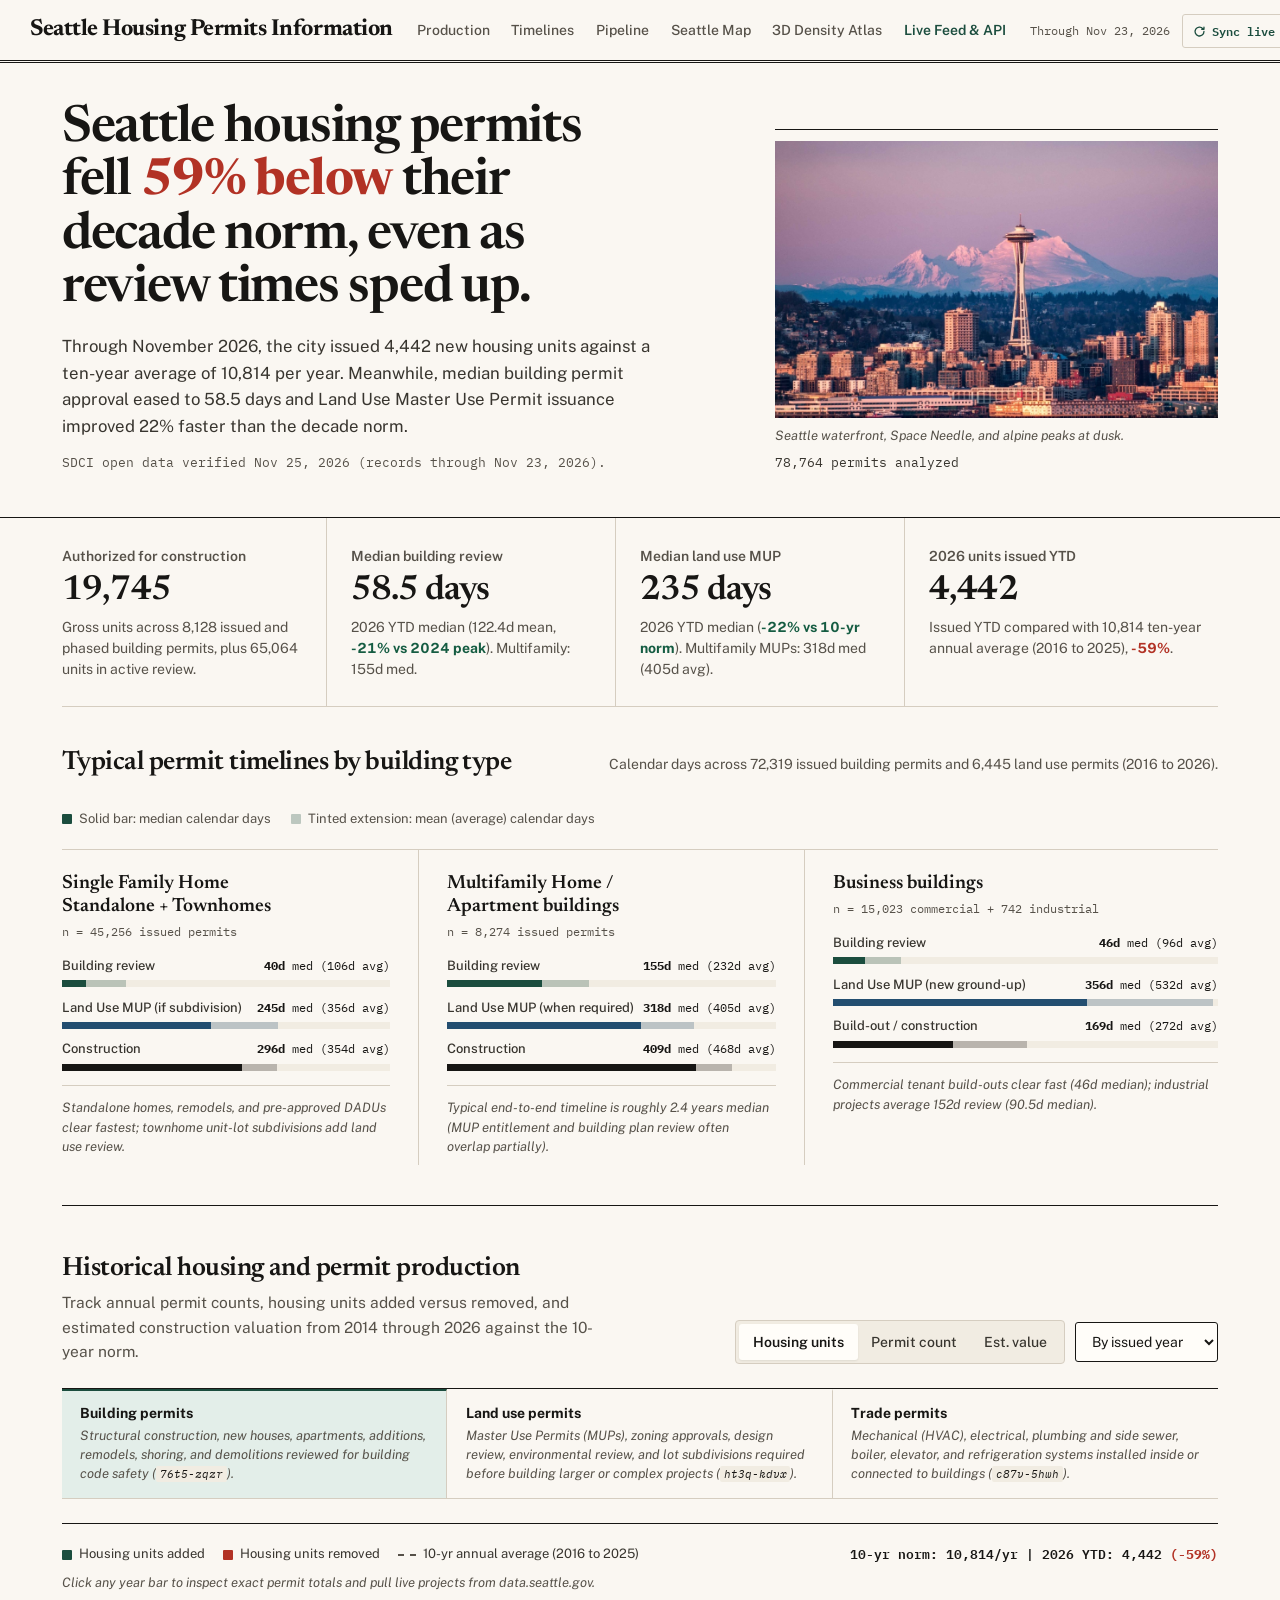
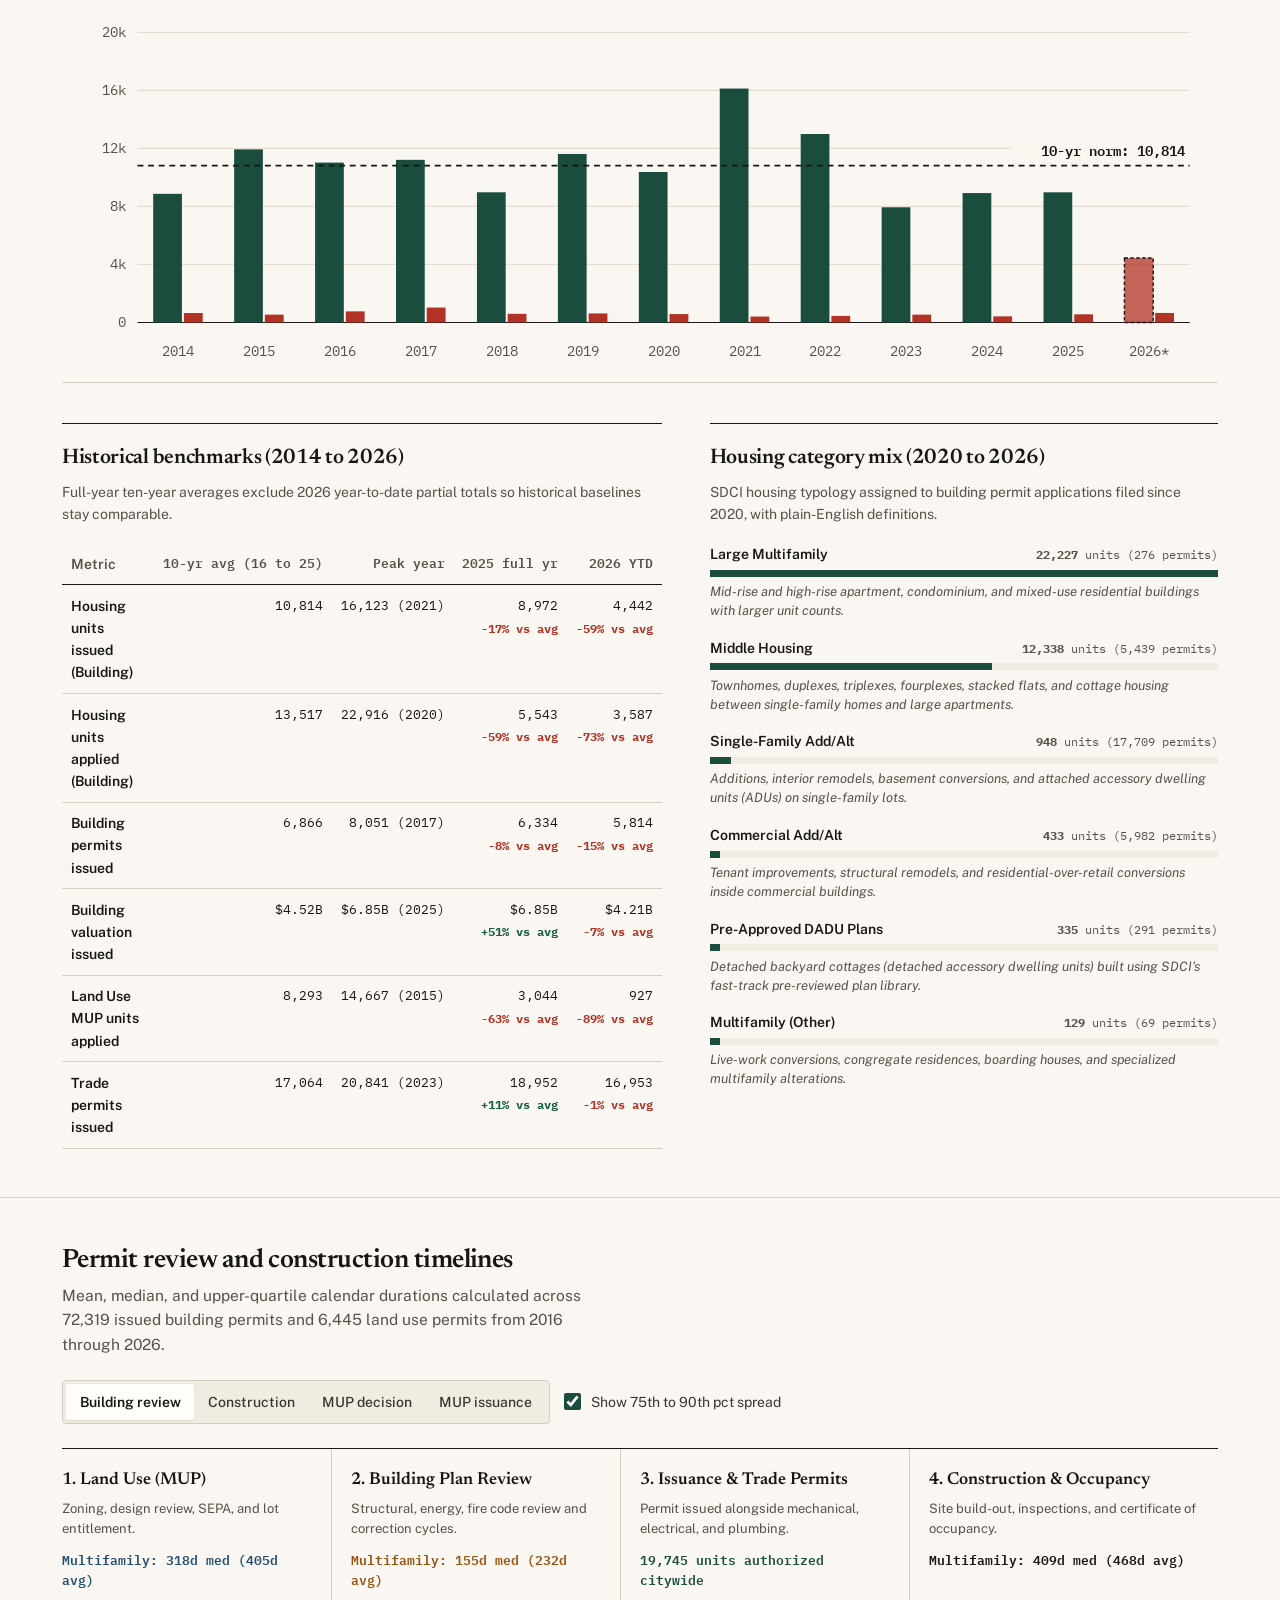
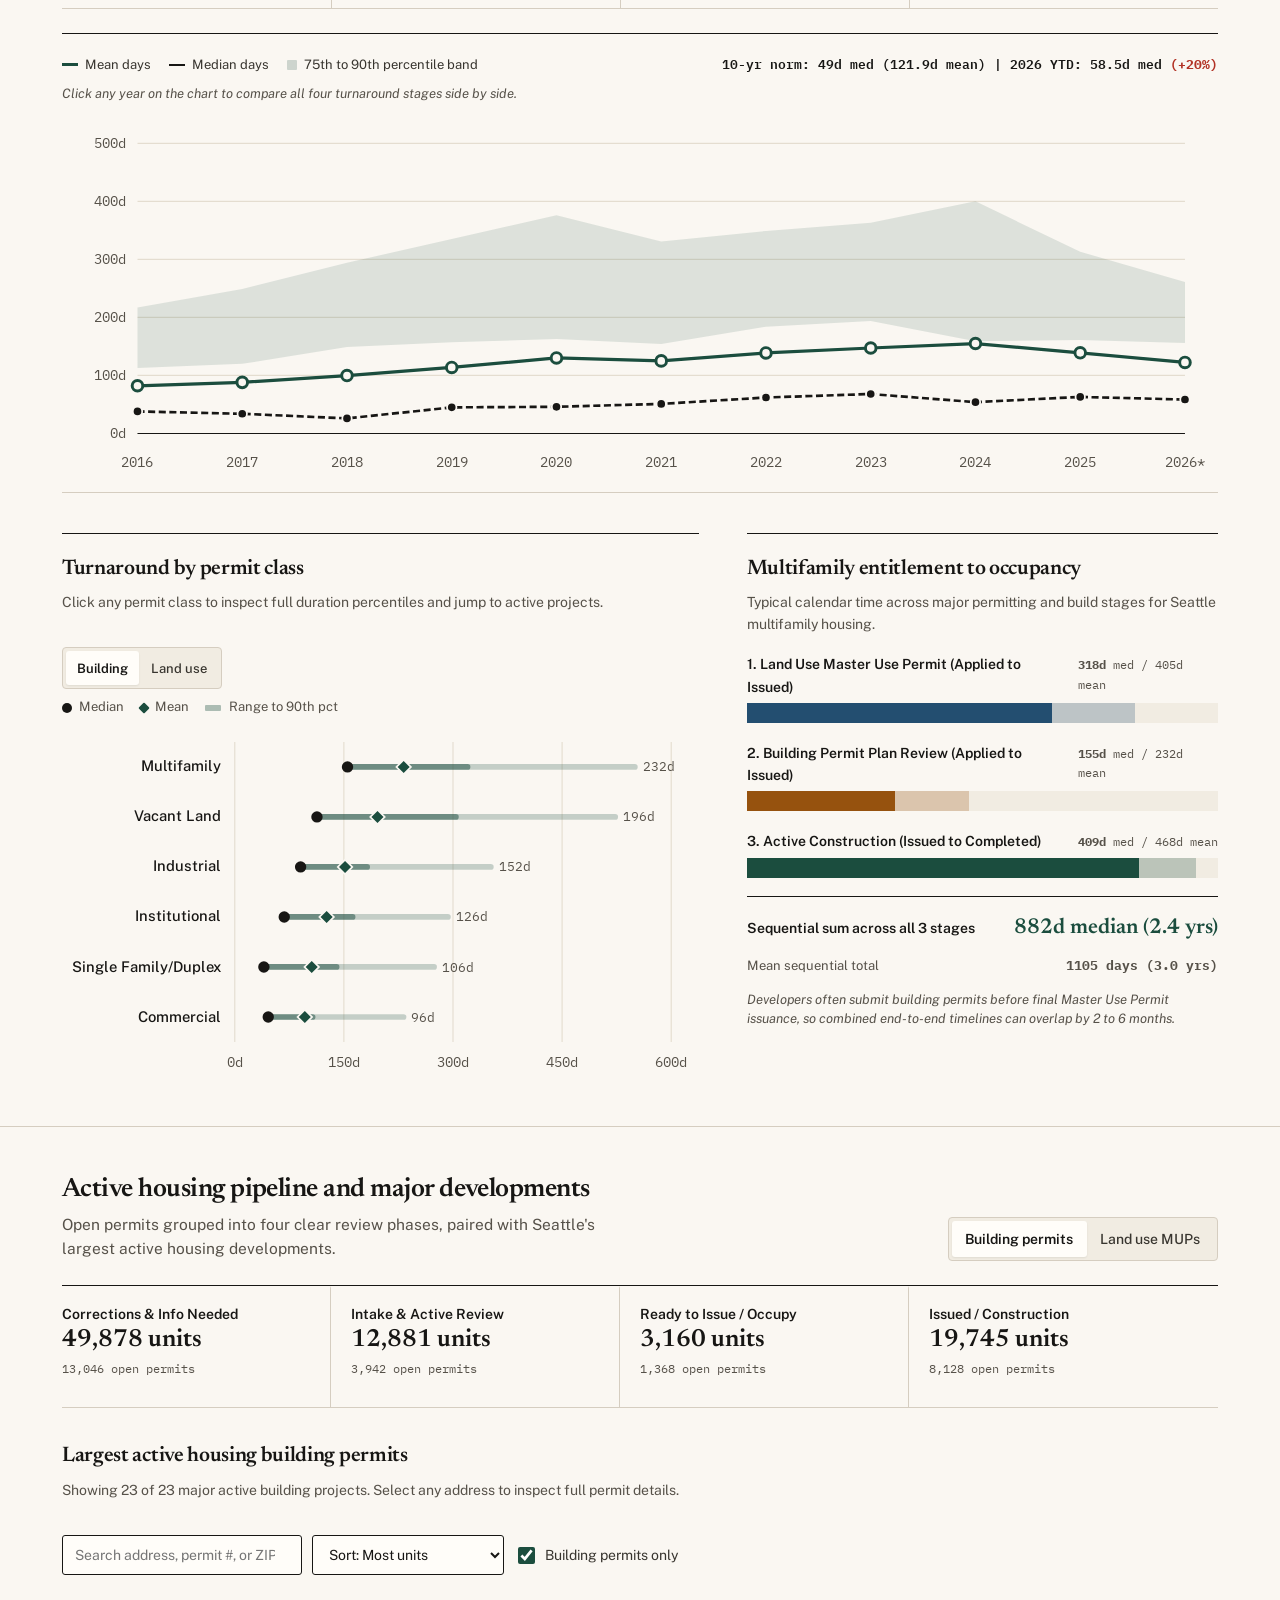
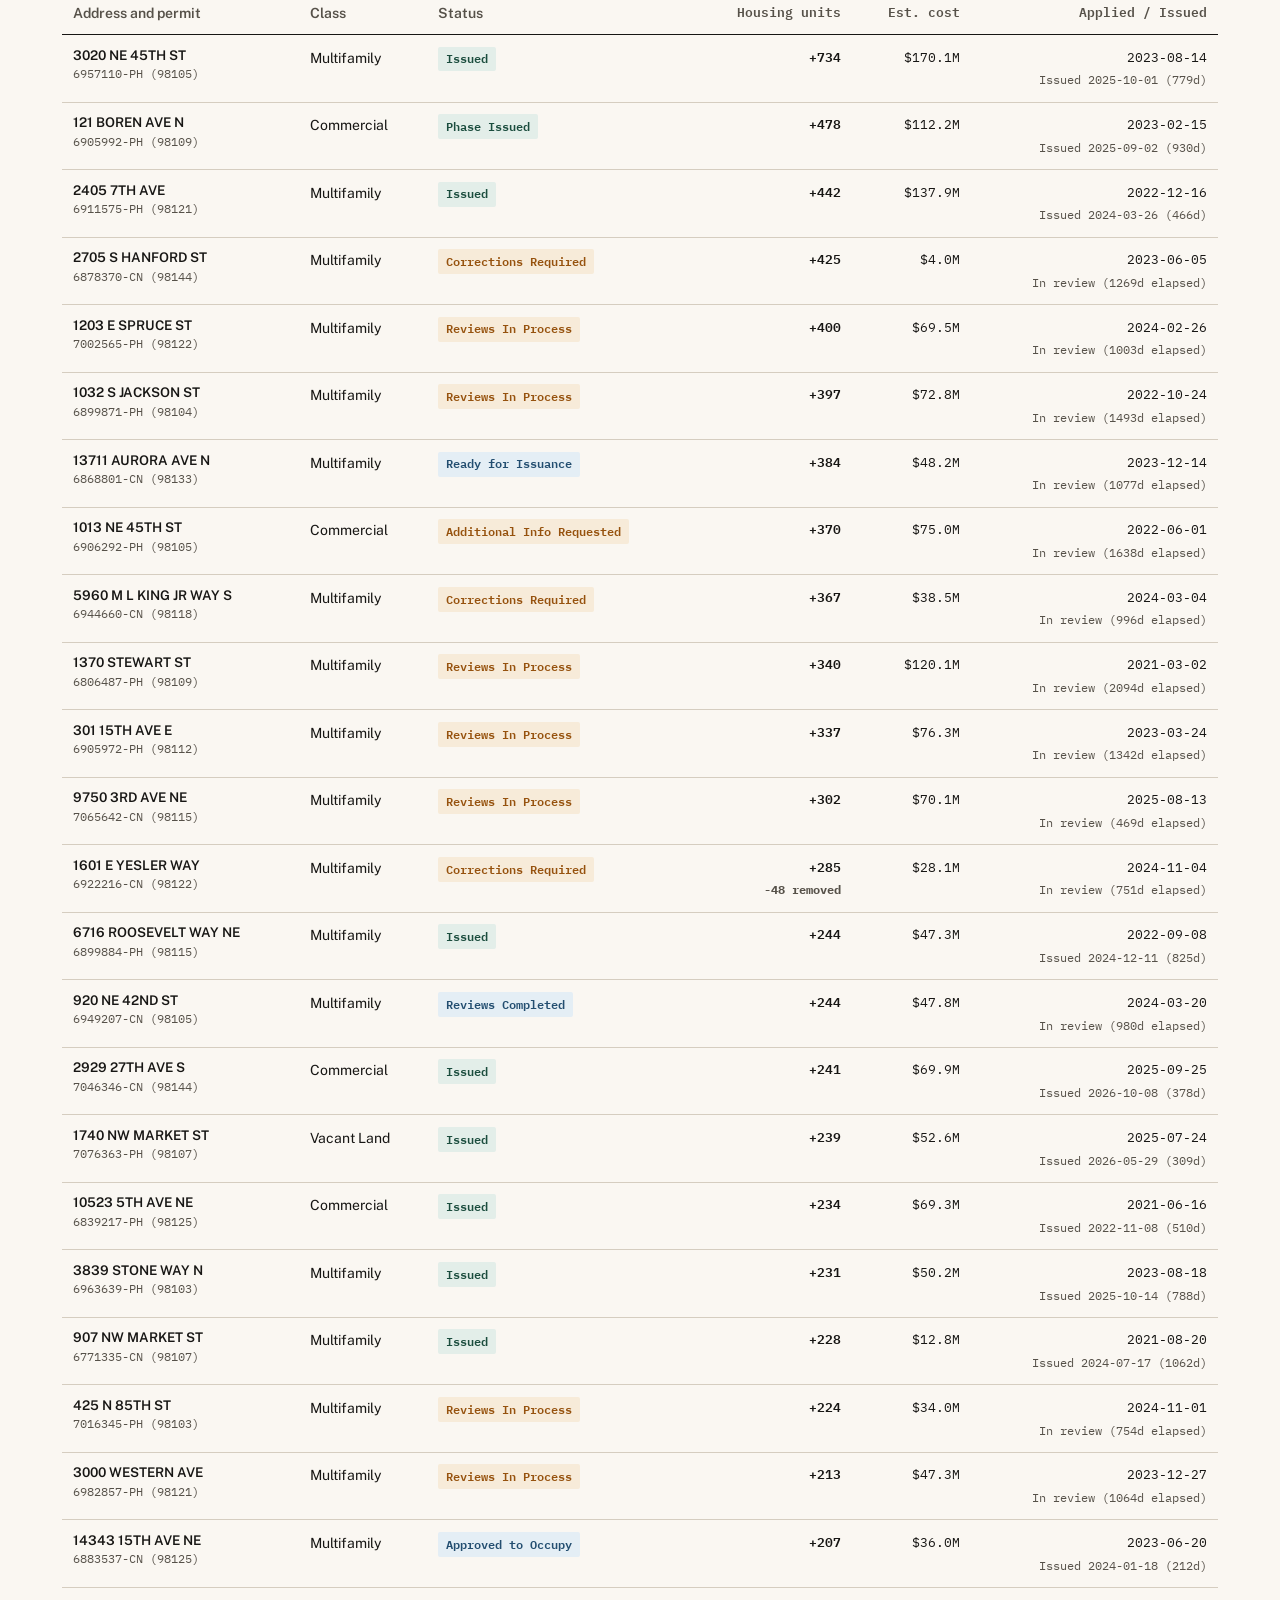
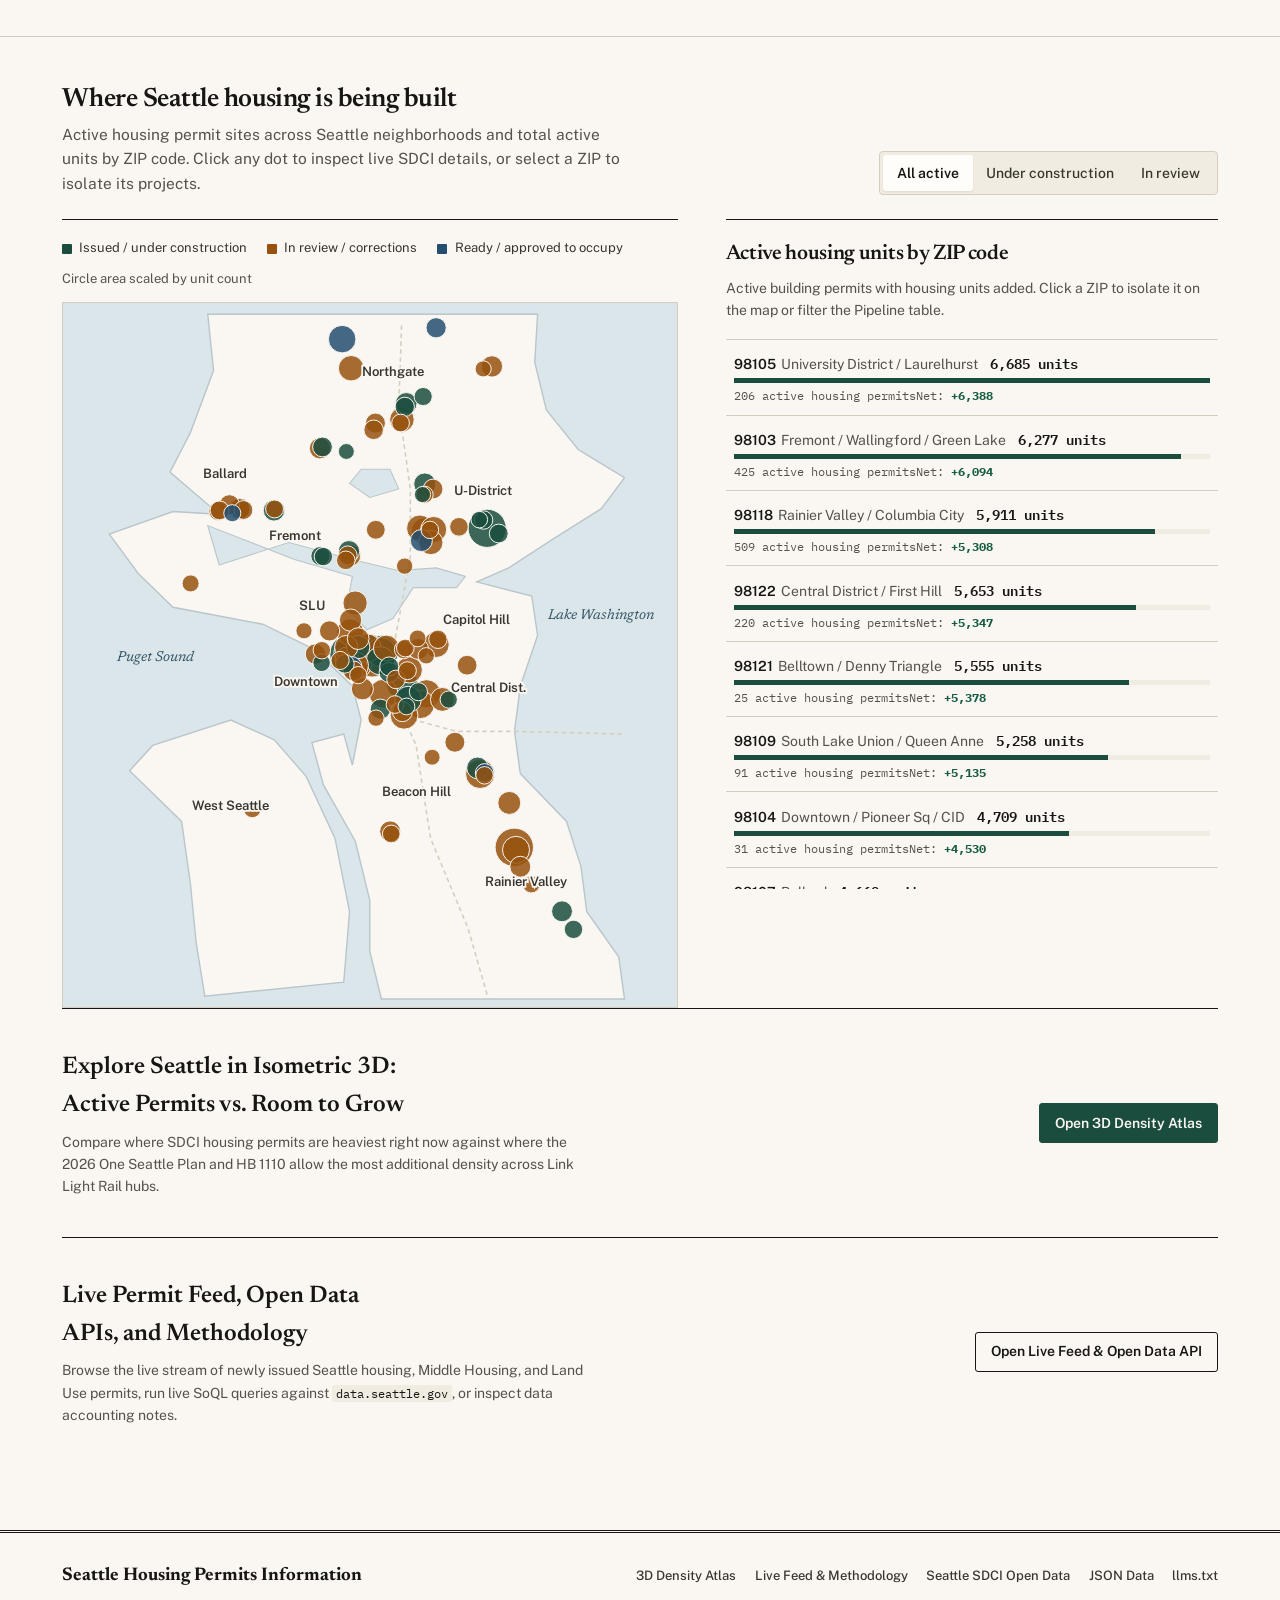
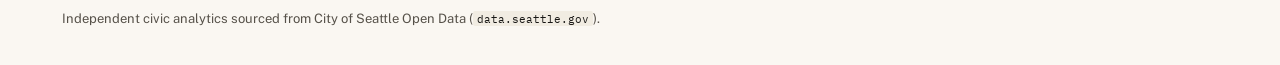
<file: index.html>
<!DOCTYPE html>
<html lang="en">
<head>
  <meta charset="UTF-8">
  <meta name="viewport" content="width=device-width, initial-scale=1.0">
  <title>Seattle Housing Permits Information: Land Use, Construction, and Review Timelines</title>
  <meta name="description" content="Seattle Housing Permits Information tracks active housing units under construction (19,745 issued), building and land use permit timelines by housing type, historical 2014 to 2026 averages, and live Seattle SDCI Open Data APIs.">
  <meta name="keywords" content="Seattle housing permits, Seattle building permits, Seattle land use permits, SDCI permit timelines, Seattle construction pipeline, Seattle Master Use Permit, Seattle Open Data, Middle Housing Seattle, DADU Seattle">
  <meta name="robots" content="index, follow, max-snippet:-1, max-image-preview:large, max-video-preview:-1">
  <meta name="author" content="Seattle Housing Permits Information">
  <link rel="canonical" href="https://seattlepermits.org/">

  <meta property="og:type" content="website">
  <meta property="og:url" content="https://seattlepermits.org/">
  <meta property="og:site_name" content="Seattle Housing Permits Information">
  <meta property="og:title" content="Seattle Housing Permits Information: Land Use, Construction, and Review Timelines">
  <meta property="og:description" content="Seattle housing permit issuance fell 59% below its 10-year norm in 2026, even as building and land use review times improved. Explore live SDCI data, timelines, and neighborhood maps.">
  <meta property="og:image" content="https://seattlepermits.org/assets/seattle-skyline-real.jpg">
  <meta property="og:locale" content="en_US">

  <meta name="twitter:card" content="summary_large_image">
  <meta name="twitter:title" content="Seattle Housing Permits Information">
  <meta name="twitter:description" content="Live Seattle housing pipeline, permit review times by building type, historical 2014 to 2026 averages, and Seattle Open Data API feed.">
  <meta name="twitter:image" content="https://seattlepermits.org/assets/seattle-skyline-real.jpg">

  <link rel="alternate" type="text/markdown" href="https://seattlepermits.org/llms.txt" title="LLM-readable concise summary (llms.txt)">
  <link rel="alternate" type="text/markdown" href="https://seattlepermits.org/llms-full.txt" title="LLM-readable complete dataset reference (llms-full.txt)">
  <link rel="alternate" type="application/json" href="https://seattlepermits.org/data/seattle-permits-summary.json" title="Machine-readable Seattle housing permits JSON snapshot">
  <link rel="sitemap" type="application/xml" href="https://seattlepermits.org/sitemap.xml" title="Sitemap">

  <link rel="preconnect" href="https://fonts.googleapis.com">
  <link rel="preconnect" href="https://fonts.gstatic.com" crossorigin>
  <link href="https://fonts.googleapis.com/css2?family=IBM+Plex+Mono:wght@400;500;600&family=Newsreader:ital,opsz,wght@0,6..72,400;0,6..72,500;0,6..72,600;0,6..72,700;1,6..72,400;1,6..72,500&family=Public+Sans:ital,wght@0,400;0,500;0,600;0,700;1,400&display=swap" rel="stylesheet">
  <link rel="stylesheet" href="./styles.css">

  <script type="application/ld+json">
  {
    "@context": "https://schema.org",
    "@graph": [
      {
        "@type": "WebSite",
        "name": "Seattle Housing Permits Information",
        "url": "https://seattlepermits.org/",
        "description": "Public civic analytics tracking Seattle building permits, land use Master Use Permits, trade permits, housing units under construction, and historical review times from City of Seattle Open Data.",
        "inLanguage": "en-US",
        "dateModified": "2026-11-25"
      },
      {
        "@type": "Dataset",
        "name": "Seattle Housing, Land Use, and Construction Permits Aggregated Dataset (2014 to 2026)",
        "url": "https://seattlepermits.org/",
        "description": "Aggregated counts, housing units added and removed, estimated construction valuations, active project pipelines, and exact mean/median/percentile permit processing times across 72,319 issued building permits and 6,445 land use permits from Seattle SDCI.",
        "temporalCoverage": "2014-01-01/2026-11-23",
        "dateModified": "2026-11-25",
        "spatialCoverage": {
          "@type": "Place",
          "name": "Seattle, Washington, USA",
          "geo": {
            "@type": "GeoCoordinates",
            "latitude": 47.6062,
            "longitude": -122.3321
          }
        },
        "creator": {
          "@type": "Organization",
          "name": "City of Seattle Department of Construction and Inspections (SDCI)",
          "url": "https://data.seattle.gov"
        },
        "isBasedOn": [
          "https://data.seattle.gov/d/76t5-zqzr",
          "https://data.seattle.gov/d/ht3q-kdvx",
          "https://data.seattle.gov/d/c87v-5hwh"
        ],
        "distribution": [
          {
            "@type": "DataDownload",
            "encodingFormat": "application/json",
            "name": "Seattle Housing Permits Information Aggregated JSON",
            "contentUrl": "https://seattlepermits.org/data/seattle-permits-summary.json"
          },
          {
            "@type": "DataDownload",
            "encodingFormat": "text/markdown",
            "name": "LLM Full Data Reference (llms-full.txt)",
            "contentUrl": "https://seattlepermits.org/llms-full.txt"
          },
          {
            "@type": "DataDownload",
            "encodingFormat": "application/json",
            "name": "Seattle Building Permits Live Socrata API (76t5-zqzr)",
            "contentUrl": "https://data.seattle.gov/resource/76t5-zqzr.json"
          },
          {
            "@type": "DataDownload",
            "encodingFormat": "application/json",
            "name": "Seattle Land Use Permits Live Socrata API (ht3q-kdvx)",
            "contentUrl": "https://data.seattle.gov/resource/ht3q-kdvx.json"
          }
        ]
      },
      {
        "@type": "FAQPage",
        "mainEntity": [
          {
            "@type": "Question",
            "name": "How many housing units are currently under construction in Seattle?",
            "acceptedAnswer": {
              "@type": "Answer",
              "text": "As of November 23, 2026, City of Seattle SDCI Building Permits data (76t5-zqzr) shows 19,745 gross housing units across 8,128 issued and phase-issued building permits, plus 65,064 gross units across open pre-issuance review stages."
            }
          },
          {
            "@type": "Question",
            "name": "How long do building and land use permits take in Seattle by housing type?",
            "acceptedAnswer": {
              "@type": "Answer",
              "text": "Across 2016 to 2026 issued permits: Single Family Standalone and Townhomes take 40 days median (105.8 days average) for building permit review and 296 days median for construction; Multifamily apartment buildings take 155 days median (232.2 days average) for building review, 318 days median (404.9 days average) for Land Use Master Use Permits, and 409 days median for construction; Commercial business buildings take 46 days median (96.3 days average) for building review and 169 days median for build-out."
            }
          },
          {
            "@type": "Question",
            "name": "What is the difference between Building, Land Use, and Trade permits in Seattle?",
            "acceptedAnswer": {
              "@type": "Answer",
              "text": "Building permits (76t5-zqzr) cover structural construction, new homes, apartments, additions, remodels, shoring, and demolitions. Land Use permits (ht3q-kdvx) cover Master Use Permits (MUPs), zoning approvals, design review, environmental review, and lot subdivisions. Trade permits (c87v-5hwh) cover mechanical (HVAC), electrical, plumbing and side sewer, boiler, elevator, and refrigeration systems."
            }
          },
          {
            "@type": "Question",
            "name": "How does 2026 Seattle housing permit output compare to the 10-year historical average?",
            "acceptedAnswer": {
              "@type": "Answer",
              "text": "Through November 23, 2026, Seattle issued 4,442 housing units year-to-date compared with the 10-year annual average (2016 to 2025) of 10,814 housing units issued per year (down 59%). Peak issuance occurred in 2021 at 16,123 units."
            }
          }
        ]
      }
    ]
  }
  </script>
</head>
<body>
  <a class="skip-link" href="#overview">Skip to main content</a>

  <header class="site-header" id="site-header">
    <div class="container header-inner">
      <a class="brand" href="#overview" aria-label="Seattle Housing Permits Information home">
        <span class="brand-name">Seattle Housing Permits Information</span>
      </a>

      <nav class="main-nav" aria-label="Primary sections">
        <a href="#production">Production</a>
        <a href="#turnaround">Timelines</a>
        <a href="#pipeline">Pipeline</a>
        <a href="#geography">Seattle Map</a>
        <a href="./atlas3d.html">3D Density Atlas</a>
        <a href="./feed.html" class="nav-feed-link">Live Feed &amp; API</a>
      </nav>

      <div class="header-dateline">
        <span>Through Nov 23, 2026</span>
        <button type="button" class="sync-text-btn" id="refresh-live-btn">
          <svg class="refresh-icon" width="13" height="13" viewBox="0 0 16 16" fill="none" aria-hidden="true">
            <path d="M13.5 8a5.5 5.5 0 1 1-1.35-3.6M13.5 2.5v2.75H10.75" stroke="currentColor" stroke-width="1.6" stroke-linecap="round" stroke-linejoin="round"/>
          </svg>
          <span class="btn-label">Sync live API</span>
        </button>
      </div>
    </div>

    <nav class="mobile-jump-bar" aria-label="Mobile section navigation">
      <div class="mobile-jump-inner">
        <a href="#overview">Overview</a>
        <a href="#production">Production</a>
        <a href="#turnaround">Timelines</a>
        <a href="#pipeline">Pipeline</a>
        <a href="#geography">Map</a>
        <a href="./atlas3d.html">3D Atlas</a>
        <a href="./feed.html">Live Feed &amp; API</a>
      </div>
    </nav>
  </header>

  <main>
    <section class="broadsheet-hero" id="overview" aria-labelledby="page-title">
      <div class="container">
        <div class="hero-grid">
          <div>
            <h1 class="hero-h1" id="page-title">Seattle housing permits fell <em>59% below</em> their decade norm, even as review times sped up.</h1>
            <p class="hero-deck">
              Through November 2026, the city issued 4,442 new housing units against a ten-year average of 10,814 per year. Meanwhile, median building permit approval eased to 58.5 days and Land Use Master Use Permit issuance improved 22% faster than the decade norm.
              <span class="data-freshness" id="data-freshness" aria-live="polite">SDCI open data verified Nov 25, 2026 (records through Nov 23, 2026).</span>
            </p>
          </div>

          <figure class="hero-figure">
            <img src="./assets/seattle-skyline-real.jpg" width="1024" height="640" alt="Seattle waterfront, Space Needle, and snow-capped Cascade alpine peaks at dusk">
            <figcaption class="hero-caption">
              <span>Seattle waterfront, Space Needle, and alpine peaks at dusk.</span>
              <span class="hero-caption-stat">78,764 permits analyzed</span>
            </figcaption>
          </figure>
        </div>
      </div>
    </section>

    <section aria-label="Headline Seattle housing and permitting metrics">
      <div class="container">
        <div class="kpi-ledger" id="kpi-ledger">
          <article class="kpi-cell">
            <div class="kpi-label">Authorized for construction</div>
            <div class="kpi-value" id="kpi-units-issued">19,745</div>
            <p class="kpi-detail" id="kpi-units-issued-sub">Gross units across 8,128 issued and phased building permits, plus 65,064 units in active review.</p>
          </article>

          <article class="kpi-cell">
            <div class="kpi-label">Median building review</div>
            <div class="kpi-value" id="kpi-bp-days">58.5 days</div>
            <p class="kpi-detail" id="kpi-bp-days-sub">2026 YTD median (122.4d mean, <span class="delta-pos">-21% vs 2024 peak</span>). Multifamily averages 232.2 days.</p>
          </article>

          <article class="kpi-cell">
            <div class="kpi-label">Median land use MUP</div>
            <div class="kpi-value" id="kpi-lu-days">235 days</div>
            <p class="kpi-detail" id="kpi-lu-days-sub">2026 YTD median to issue (<span class="delta-pos">-22% vs 10-yr norm</span>). Multifamily MUPs: 318d median (404.9d avg).</p>
          </article>

          <article class="kpi-cell">
            <div class="kpi-label">2026 units issued YTD</div>
            <div class="kpi-value" id="kpi-ytd-velocity">4,442</div>
            <p class="kpi-detail" id="kpi-ytd-velocity-sub">Compared with 10,814 ten-year annual average (2016 to 2025), <span class="delta-neg">-59%</span>.</p>
          </article>
        </div>

        <div class="typology-band" aria-labelledby="typology-heading">
          <div class="typology-band-head">
            <h2 id="typology-heading">Typical permit timelines by building type</h2>
            <p class="typology-band-sub">Calendar days across 72,319 issued building permits and 6,445 land use permits (2016 to 2026).</p>
          </div>
          <div class="typology-legend">
            <span class="legend-item"><span class="swatch swatch-evergreen"></span>Solid bar: median calendar days</span>
            <span class="legend-item"><span class="swatch swatch-evergreen" style="opacity:0.28"></span>Tinted extension: mean (average) calendar days</span>
          </div>

          <div class="typology-grid" id="typology-timelines-grid">
            <article class="typology-col">
              <h3 class="typology-title">Single Family Home Standalone + Townhomes</h3>
              <p class="typology-note">45,256 issued permits: 40d median (106d avg) building review, 245d median (356d avg) Land Use MUP if subdivision required, 296d median (354d avg) construction.</p>
            </article>
            <article class="typology-col">
              <h3 class="typology-title">Multifamily Home / Apartment buildings</h3>
              <p class="typology-note">8,274 issued permits: 155d median (232d avg) building review, 318d median (405d avg) Land Use MUP, 409d median (468d avg) construction.</p>
            </article>
            <article class="typology-col">
              <h3 class="typology-title">Business buildings</h3>
              <p class="typology-note">15,023 commercial and 742 industrial permits: 46d median (96d avg) commercial review, 356d median (532d avg) ground-up Land Use MUP, 169d median (272d avg) build-out.</p>
            </article>
          </div>
        </div>
      </div>
    </section>

    <section class="data-section" id="production" aria-labelledby="production-heading">
      <div class="container">
        <div class="section-header">
          <div class="section-header-text">
            <h2 id="production-heading">Historical housing and permit production</h2>
            <p class="section-desc">Track annual permit counts, housing units added versus removed, and estimated construction valuation from 2014 through 2026 against the 10-year norm.</p>
          </div>

          <div class="control-group">
            <div class="segmented" role="group" aria-label="Metric selection" id="prod-metric-tabs">
              <button type="button" aria-pressed="true" data-metric="units">Housing units</button>
              <button type="button" aria-pressed="false" data-metric="count">Permit count</button>
              <button type="button" aria-pressed="false" data-metric="cost">Est. value</button>
            </div>

            <select class="select-control" id="prod-date-basis" aria-label="Date basis">
              <option value="issued">By issued year</option>
              <option value="applied">By applied year</option>
            </select>
          </div>
        </div>

        <div class="dataset-glossary" id="dataset-glossary" role="group" aria-label="Select permit dataset and read definitions">
          <button type="button" class="glossary-item active" aria-pressed="true" data-dataset="building">
            <span class="glossary-term">Building permits</span>
            <span class="glossary-def">Structural construction, new houses, apartments, additions, remodels, shoring, and demolitions reviewed for building code safety (<code>76t5-zqzr</code>).</span>
          </button>
          <button type="button" class="glossary-item" aria-pressed="false" data-dataset="landuse">
            <span class="glossary-term">Land use permits</span>
            <span class="glossary-def">Master Use Permits (MUPs), zoning approvals, design review, environmental review, and lot subdivisions required before building larger or complex projects (<code>ht3q-kdvx</code>).</span>
          </button>
          <button type="button" class="glossary-item" aria-pressed="false" data-dataset="trade">
            <span class="glossary-term">Trade permits</span>
            <span class="glossary-def">Mechanical (HVAC), electrical, plumbing and side sewer, boiler, elevator, and refrigeration systems installed inside or connected to buildings (<code>c87v-5hwh</code>).</span>
          </button>
        </div>

        <div class="chart-stage">
          <div class="chart-meta-bar">
            <div class="chart-legend" id="prod-chart-legend"></div>
            <div class="chart-summary-stat" id="prod-chart-stat" aria-live="polite"></div>
          </div>
          <div class="chart-click-hint">Click any year bar to inspect exact permit totals and pull live projects from data.seattle.gov.</div>
          <div class="chart-canvas-wrap" id="prod-chart-container"></div>
          <div class="chart-detail-drawer" id="prod-year-detail" hidden></div>
        </div>

        <div class="split-grid split-55-45 section-subgrid">
          <div class="editorial-col">
            <h3 class="block-heading">Historical benchmarks (2014 to 2026)</h3>
            <p class="block-desc">Full-year ten-year averages exclude 2026 year-to-date partial totals so historical baselines stay comparable.</p>
            <div class="table-wrap">
              <table class="data-table compact-table" id="historical-benchmarks-table">
                <thead>
                  <tr>
                    <th scope="col">Metric</th>
                    <th scope="col" class="num">10-yr avg (16 to 25)</th>
                    <th scope="col" class="num">Peak year</th>
                    <th scope="col" class="num">2025 full yr</th>
                    <th scope="col" class="num">2026 YTD</th>
                  </tr>
                </thead>
                <tbody id="historical-benchmarks-body">
                  <tr><td class="cell-primary">Housing units issued (Building)</td><td class="num">10,814</td><td class="num">16,123 (2021)</td><td class="num">8,972</td><td class="num">4,442</td></tr>
                  <tr><td class="cell-primary">Housing units applied (Building)</td><td class="num">13,517</td><td class="num">22,916 (2020)</td><td class="num">5,543</td><td class="num">3,587</td></tr>
                  <tr><td class="cell-primary">Building permits issued</td><td class="num">6,866</td><td class="num">8,051 (2017)</td><td class="num">6,334</td><td class="num">5,814</td></tr>
                  <tr><td class="cell-primary">Building valuation issued</td><td class="num">$4.52B</td><td class="num">$6.85B (2025)</td><td class="num">$6.85B</td><td class="num">$4.21B</td></tr>
                  <tr><td class="cell-primary">Land Use MUP units applied</td><td class="num">8,293</td><td class="num">14,667 (2015)</td><td class="num">3,044</td><td class="num">927</td></tr>
                  <tr><td class="cell-primary">Trade permits issued</td><td class="num">17,064</td><td class="num">20,841 (2023)</td><td class="num">18,952</td><td class="num">16,953</td></tr>
                </tbody>
              </table>
            </div>
          </div>

          <div class="editorial-col">
            <h3 class="block-heading">Housing category mix (2020 to 2026)</h3>
            <p class="block-desc">SDCI housing typology assigned to building permit applications filed since 2020, with plain-English definitions.</p>
            <div class="bar-list" id="housing-category-bars"></div>
          </div>
        </div>
      </div>
    </section>

    <section class="data-section" id="turnaround" aria-labelledby="turnaround-heading">
      <div class="container">
        <div class="section-header">
          <div class="section-header-text">
            <h2 id="turnaround-heading">Permit review and construction timelines</h2>
            <p class="section-desc">Mean, median, and upper-quartile calendar durations calculated across 72,319 issued building permits and 6,445 land use permits from 2016 through 2026.</p>
          </div>

          <div class="control-group">
            <div class="segmented" role="group" aria-label="Timeline stage" id="time-series-tabs">
              <button type="button" aria-pressed="true" data-stage="bp_app_iss">Building review</button>
              <button type="button" aria-pressed="false" data-stage="bp_iss_comp">Construction</button>
              <button type="button" aria-pressed="false" data-stage="lu_app_dec">MUP decision</button>
              <button type="button" aria-pressed="false" data-stage="lu_app_iss">MUP issuance</button>
            </div>

            <label class="toggle-inline">
              <input type="checkbox" id="time-show-p90" checked>
              <span>Show 75th to 90th pct spread</span>
            </label>
          </div>
        </div>

        <div class="lifecycle-grid" id="permit-lifecycle-graphic" aria-label="Multifamily permitting lifecycle across four stages"></div>

        <div class="chart-stage">
          <div class="chart-meta-bar">
            <div class="chart-legend" id="time-chart-legend"></div>
            <div class="chart-summary-stat" id="time-chart-stat" aria-live="polite"></div>
          </div>
          <div class="chart-click-hint">Click any year on the chart to compare all four turnaround stages side by side.</div>
          <div class="chart-canvas-wrap" id="time-chart-container"></div>
          <div class="chart-detail-drawer" id="time-year-detail" hidden></div>
        </div>

        <div class="split-grid split-58-42 section-subgrid">
          <div class="editorial-col">
            <div class="block-header-row">
              <div>
                <h3 class="block-heading">Turnaround by permit class</h3>
                <p class="block-desc">Click any permit class to inspect full duration percentiles and jump to active projects.</p>
              </div>
              <div class="segmented segmented-sm" role="group" aria-label="Permit class dataset" id="class-time-tabs">
                <button type="button" aria-pressed="true" data-kind="building">Building</button>
                <button type="button" aria-pressed="false" data-kind="landuse">Land use</button>
              </div>
            </div>
            <div class="range-chart-wrap" id="class-range-chart"></div>
            <div class="chart-detail-drawer compact-detail" id="class-range-detail" hidden></div>
          </div>

          <div class="editorial-col">
            <h3 class="block-heading">Multifamily entitlement to occupancy</h3>
            <p class="block-desc">Typical calendar time across major permitting and build stages for Seattle multifamily housing.</p>
            <div class="journey-stack" id="multifamily-journey"></div>
            <p class="methodology-footnote">Developers often submit building permits before final Master Use Permit issuance, so combined end-to-end timelines can overlap by 2 to 6 months.</p>
          </div>
        </div>
      </div>
    </section>

    <section class="data-section" id="pipeline" aria-labelledby="pipeline-heading">
      <div class="container">
        <div class="section-header">
          <div class="section-header-text">
            <h2 id="pipeline-heading">Active housing pipeline and major developments</h2>
            <p class="section-desc">Open permits grouped into four clear review phases, paired with Seattle's largest active housing developments.</p>
          </div>

          <div class="control-group">
            <div class="segmented" role="group" aria-label="Pipeline dataset" id="pipeline-dataset-tabs">
              <button type="button" aria-pressed="true" data-kind="building">Building permits</button>
              <button type="button" aria-pressed="false" data-kind="landuse">Land use MUPs</button>
            </div>
          </div>
        </div>

        <div class="funnel-grid" id="status-funnel-grid" aria-label="Active pipeline phases"></div>

        <div class="projects-toolbar">
          <div>
            <h3 class="block-heading" id="projects-table-heading">Largest active housing building permits</h3>
            <p class="block-desc" id="projects-table-count" aria-live="polite">Showing verified active projects filed since 2021. Select any address to inspect full permit details.</p>
          </div>

          <div class="table-filters">
            <input type="search" class="search-input" id="project-search" placeholder="Search address, permit #, or ZIP" aria-label="Search active projects">
            <select class="select-control" id="project-sort" aria-label="Sort projects">
              <option value="units_desc">Sort: Most units</option>
              <option value="cost_desc">Sort: Highest valuation</option>
              <option value="applied_desc">Sort: Newest applied</option>
            </select>
            <label class="toggle-inline" id="exclude-demo-wrap">
              <input type="checkbox" id="exclude-demo-toggle" checked>
              <span>Building permits only</span>
            </label>
            <button type="button" class="btn-secondary" id="reset-pipeline-filters-btn" hidden>Reset filters</button>
          </div>
        </div>

        <div class="table-wrap">
          <table class="data-table projects-table" id="projects-table">
            <thead>
              <tr>
                <th scope="col">Address and permit</th>
                <th scope="col">Class</th>
                <th scope="col">Status</th>
                <th scope="col" class="num">Housing units</th>
                <th scope="col" class="num">Est. cost</th>
                <th scope="col" class="num">Applied / Issued</th>
              </tr>
            </thead>
            <tbody id="projects-table-body"></tbody>
          </table>
        </div>
      </div>
    </section>

    <section class="data-section last-section" id="geography" aria-labelledby="geography-heading">
      <div class="container">
        <div class="section-header">
          <div class="section-header-text">
            <h2 id="geography-heading">Where Seattle housing is being built</h2>
            <p class="section-desc">Active housing permit sites across Seattle neighborhoods and total active units by ZIP code. Click any dot to inspect live SDCI details, or select a ZIP to isolate its projects.</p>
          </div>

          <div class="control-group">
            <div class="segmented" role="group" aria-label="Map status filter" id="map-status-tabs">
              <button type="button" aria-pressed="true" data-filter="all">All active</button>
              <button type="button" aria-pressed="false" data-filter="issued">Under construction</button>
              <button type="button" aria-pressed="false" data-filter="review">In review</button>
            </div>
            <button type="button" class="btn-secondary" id="clear-zip-btn" hidden>Clear ZIP filter</button>
          </div>
        </div>

        <div class="split-grid split-56-44">
          <div class="editorial-col">
            <div class="map-legend-row">
              <span class="legend-item"><span class="swatch swatch-evergreen"></span>Issued / under construction</span>
              <span class="legend-item"><span class="swatch swatch-ochre"></span>In review / corrections</span>
              <span class="legend-item"><span class="swatch swatch-marine"></span>Ready / approved to occupy</span>
              <span class="legend-note">Circle area scaled by unit count</span>
            </div>
            <div class="map-stage" id="seattle-map-stage"></div>
          </div>

          <div class="editorial-col">
            <h3 class="block-heading">Active housing units by ZIP code</h3>
            <p class="block-desc" id="zip-panel-desc">Active building permits with housing units added. Click a ZIP to isolate it on the map or filter the Pipeline table.</p>
            <div class="zip-list" id="zip-ranking-list"></div>
          </div>
        </div>

        <div class="feed-callout-band">
          <div class="feed-callout-text">
            <h2>Explore Seattle in Isometric 3D: Active Permits vs. Room to Grow</h2>
            <p>Compare where SDCI housing permits are heaviest right now against where the 2026 One Seattle Plan and HB 1110 allow the most additional density across Link Light Rail hubs.</p>
          </div>
          <a class="btn-primary" href="./atlas3d.html">Open 3D Density Atlas</a>
        </div>

        <div class="feed-callout-band">
          <div class="feed-callout-text">
            <h2>Live Permit Feed, Open Data APIs, and Methodology</h2>
            <p>Browse the live stream of newly issued Seattle housing, Middle Housing, and Land Use permits, run live SoQL queries against <code>data.seattle.gov</code>, or inspect data accounting notes.</p>
          </div>
          <a class="btn-secondary" href="./feed.html">Open Live Feed &amp; Open Data API</a>
        </div>
      </div>
    </section>
  </main>

  <footer class="site-footer">
    <div class="container footer-inner">
      <div class="footer-brand">Seattle Housing Permits Information</div>
      <div class="footer-links" aria-label="Site and data resources">
        <a href="./atlas3d.html">3D Density Atlas</a>
        <a href="./feed.html">Live Feed &amp; Methodology</a>
        <a href="https://data.seattle.gov/d/76t5-zqzr" target="_blank" rel="noopener noreferrer">Seattle SDCI Open Data</a>
        <a href="./data/seattle-permits-summary.json">JSON Data</a>
        <a href="./llms.txt">llms.txt</a>
      </div>
      <div class="footer-note">Independent civic analytics sourced from City of Seattle Open Data (<code>data.seattle.gov</code>).</div>
    </div>
  </footer>

  <div class="drawer-backdrop" id="drawer-backdrop" hidden></div>
  <aside class="detail-drawer" id="detail-drawer" role="dialog" aria-modal="true" aria-labelledby="drawer-title" hidden>
    <div class="drawer-header">
      <div>
        <div class="drawer-permit-num" id="drawer-permit-num"></div>
        <h3 class="drawer-title" id="drawer-title"></h3>
      </div>
      <button type="button" class="drawer-close" id="drawer-close" aria-label="Close project details">Close</button>
    </div>
    <div class="drawer-body" id="drawer-body"></div>
  </aside>

  <div class="chart-tooltip" id="chart-tooltip" role="tooltip" hidden></div>

  <script type="module" src="./js/app.js"></script>
</body>
</html>
</file>
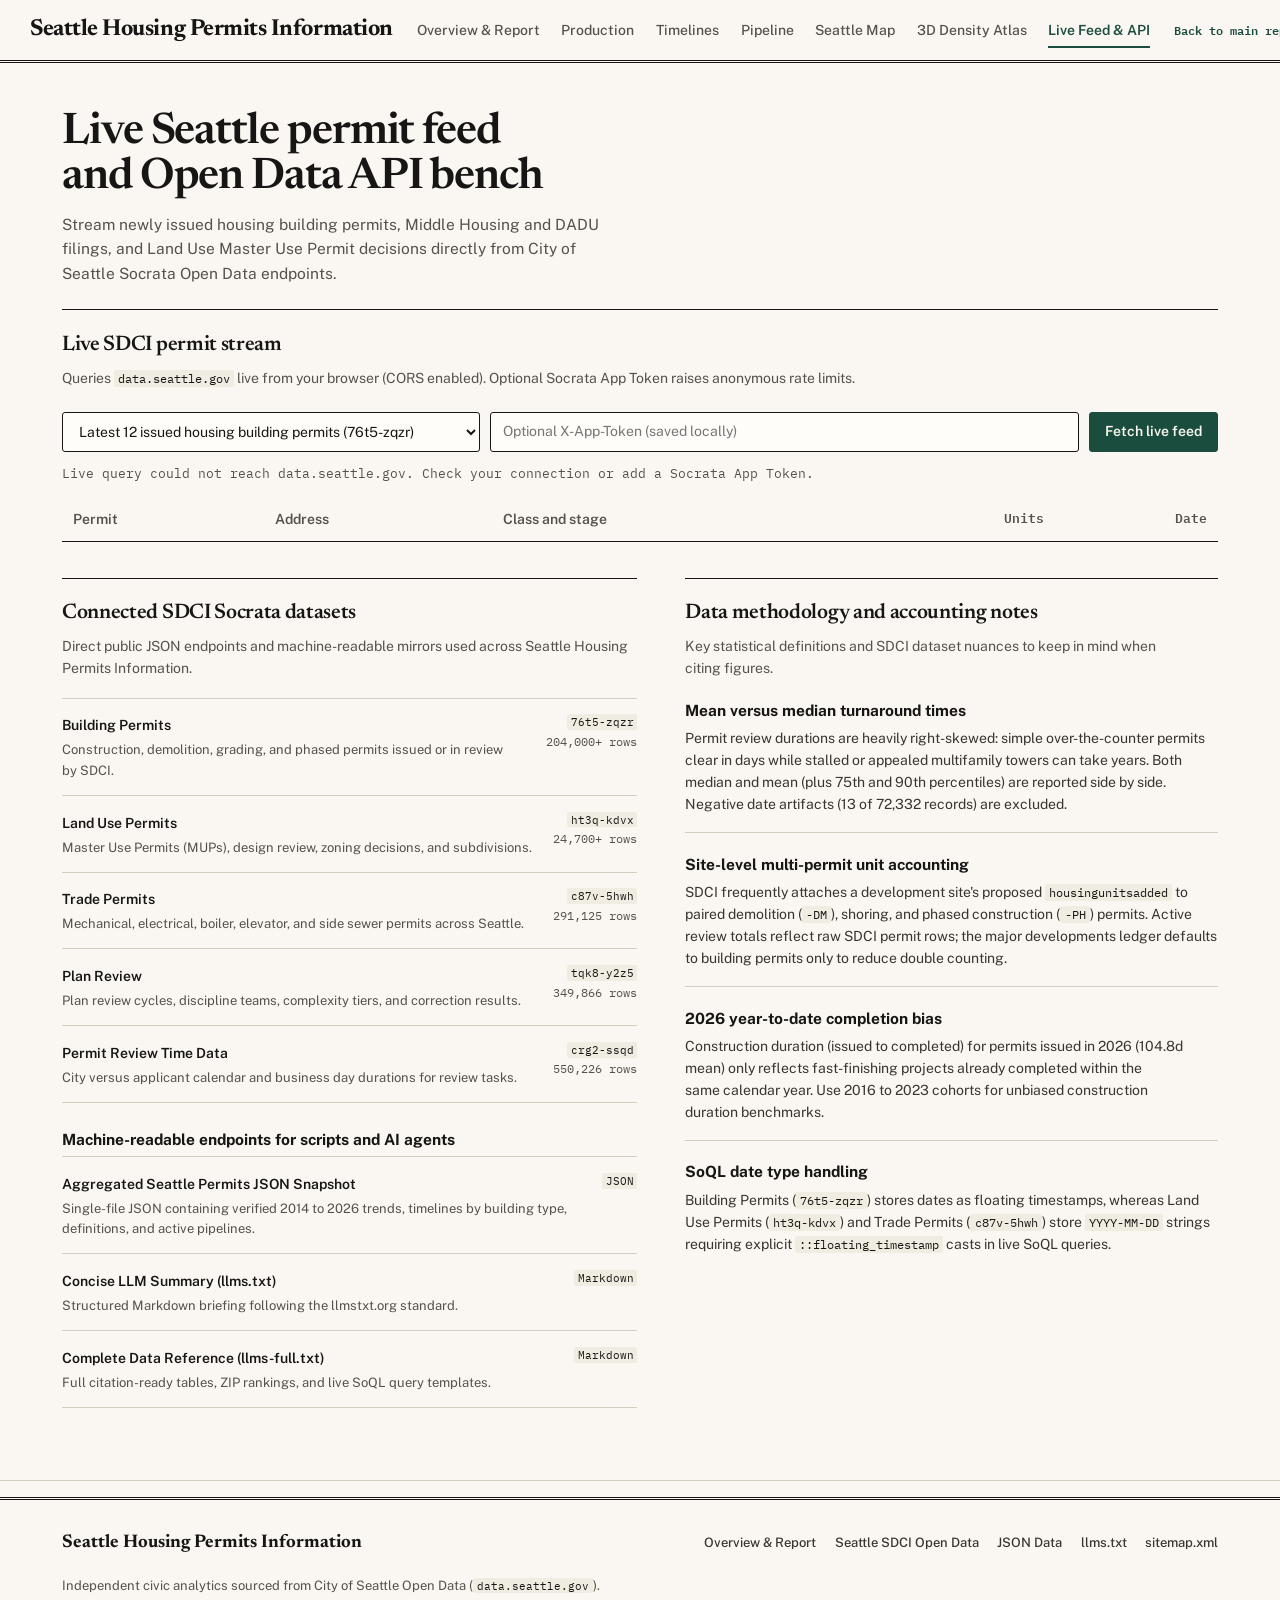
<file: feed.html>
<!DOCTYPE html>
<html lang="en">
<head>
  <meta charset="UTF-8">
  <meta name="viewport" content="width=device-width, initial-scale=1.0">
  <title>Live Permit Feed &amp; Open Data API: Seattle Housing Permits Information</title>
  <meta name="description" content="Live feed of newly issued Seattle housing permits, Middle Housing and DADU filings, Land Use MUP decisions, direct SDCI Socrata API query bench, and data methodology.">
  <meta name="robots" content="index, follow">
  <link rel="canonical" href="https://seattlepermits.org/feed">
  <link rel="alternate" type="text/markdown" href="https://seattlepermits.org/llms.txt" title="LLM summary (llms.txt)">
  <link rel="alternate" type="application/json" href="https://seattlepermits.org/data/seattle-permits-summary.json" title="Machine-readable JSON snapshot">

  <link rel="preconnect" href="https://fonts.googleapis.com">
  <link rel="preconnect" href="https://fonts.gstatic.com" crossorigin>
  <link href="https://fonts.googleapis.com/css2?family=IBM+Plex+Mono:wght@400;500;600&family=Newsreader:ital,opsz,wght@0,6..72,400;0,6..72,500;0,6..72,600;0,6..72,700;1,6..72,400&family=Public+Sans:ital,wght@0,400;0,500;0,600;0,700;1,400&display=swap" rel="stylesheet">
  <link rel="stylesheet" href="./styles.css">
</head>
<body>
  <a class="skip-link" href="#live-feed">Skip to live permit feed</a>

  <header class="site-header" id="site-header">
    <div class="container header-inner">
      <a class="brand" href="./index.html" aria-label="Seattle Housing Permits Information home">
        <span class="brand-name">Seattle Housing Permits Information</span>
      </a>

      <nav class="main-nav" aria-label="Primary sections">
        <a href="./index.html">Overview &amp; Report</a>
        <a href="./index.html#production">Production</a>
        <a href="./index.html#turnaround">Timelines</a>
        <a href="./index.html#pipeline">Pipeline</a>
        <a href="./index.html#geography">Seattle Map</a>
        <a href="./atlas3d.html">3D Density Atlas</a>
        <a href="./feed.html" class="is-active nav-feed-link">Live Feed &amp; API</a>
      </nav>

      <div class="header-dateline">
        <a href="./index.html" style="color:var(--pine);text-decoration:none;font-weight:600">Back to main report</a>
      </div>
    </div>

    <nav class="mobile-jump-bar" aria-label="Mobile navigation">
      <div class="mobile-jump-inner">
        <a href="./index.html">Overview</a>
        <a href="./atlas3d.html">3D Atlas</a>
        <a href="#live-feed" class="is-active">Live Feed</a>
        <a href="#datasets">API Catalog</a>
        <a href="#methodology">Methodology</a>
      </div>
    </nav>
  </header>

  <main>
    <section class="data-section" id="live-feed" aria-labelledby="feed-title">
      <div class="container">
        <div class="section-header">
          <div class="section-header-text">
            <h1 class="hero-h1" id="feed-title" style="font-size:clamp(2rem,3.4vw,2.9rem);margin-bottom:0.65rem">Live Seattle permit feed and Open Data API bench</h1>
            <p class="section-desc">Stream newly issued housing building permits, Middle Housing and DADU filings, and Land Use Master Use Permit decisions directly from City of Seattle Socrata Open Data endpoints.</p>
          </div>
        </div>

        <div class="editorial-col" style="margin-bottom:2.25rem">
          <div class="block-header-row">
            <div>
              <h2 class="block-heading">Live SDCI permit stream</h2>
              <p class="block-desc">Queries <code>data.seattle.gov</code> live from your browser (CORS enabled). Optional Socrata App Token raises anonymous rate limits.</p>
            </div>
          </div>

          <div class="token-row">
            <select class="select-control" id="live-query-preset" aria-label="Choose live feed stream">
              <option value="latest_housing">Latest 12 issued housing building permits (76t5-zqzr)</option>
              <option value="latest_middle">Latest 12 Middle Housing &amp; DADU applications (76t5-zqzr)</option>
              <option value="latest_mup">Latest 12 Land Use MUP decisions (ht3q-kdvx)</option>
            </select>
            <input type="text" class="search-input" id="socrata-token-input" placeholder="Optional X-App-Token (saved locally)" aria-label="Optional Socrata App Token">
            <button type="button" class="btn-primary" id="run-query-btn">Fetch live feed</button>
          </div>

          <div class="query-status" id="query-status" aria-live="polite">Loading latest issued housing permits from data.seattle.gov...</div>

          <div class="table-wrap" id="live-query-results-wrap">
            <table class="data-table">
              <thead>
                <tr>
                  <th scope="col">Permit</th>
                  <th scope="col">Address</th>
                  <th scope="col">Class and stage</th>
                  <th scope="col" class="num">Units</th>
                  <th scope="col" class="num">Date</th>
                </tr>
              </thead>
              <tbody id="live-query-results-body"></tbody>
            </table>
          </div>
        </div>

        <div class="split-grid split-52-48" id="datasets">
          <div class="editorial-col">
            <h2 class="block-heading">Connected SDCI Socrata datasets</h2>
            <p class="block-desc">Direct public JSON endpoints and machine-readable mirrors used across Seattle Housing Permits Information.</p>
            <div class="catalog-list" id="catalog-list"></div>

            <h3 class="sub-heading" style="margin-top:1.5rem">Machine-readable endpoints for scripts and AI agents</h3>
            <div class="catalog-list">
              <div class="catalog-item">
                <div>
                  <a class="catalog-title" href="./data/seattle-permits-summary.json">Aggregated Seattle Permits JSON Snapshot</a>
                  <p class="catalog-desc">Single-file JSON containing verified 2014 to 2026 trends, timelines by building type, definitions, and active pipelines.</p>
                </div>
                <div class="catalog-meta"><code>JSON</code></div>
              </div>
              <div class="catalog-item">
                <div>
                  <a class="catalog-title" href="./llms.txt">Concise LLM Summary (llms.txt)</a>
                  <p class="catalog-desc">Structured Markdown briefing following the llmstxt.org standard.</p>
                </div>
                <div class="catalog-meta"><code>Markdown</code></div>
              </div>
              <div class="catalog-item">
                <div>
                  <a class="catalog-title" href="./llms-full.txt">Complete Data Reference (llms-full.txt)</a>
                  <p class="catalog-desc">Full citation-ready tables, ZIP rankings, and live SoQL query templates.</p>
                </div>
                <div class="catalog-meta"><code>Markdown</code></div>
              </div>
            </div>
          </div>

          <div class="editorial-col" id="methodology">
            <h2 class="block-heading">Data methodology and accounting notes</h2>
            <p class="block-desc">Key statistical definitions and SDCI dataset nuances to keep in mind when citing figures.</p>
            <div class="methodology-list">
              <div class="method-item">
                <h3 class="sub-heading">Mean versus median turnaround times</h3>
                <p>Permit review durations are heavily right-skewed: simple over-the-counter permits clear in days while stalled or appealed multifamily towers can take years. Both median and mean (plus 75th and 90th percentiles) are reported side by side. Negative date artifacts (13 of 72,332 records) are excluded.</p>
              </div>
              <div class="method-item">
                <h3 class="sub-heading">Site-level multi-permit unit accounting</h3>
                <p>SDCI frequently attaches a development site's proposed <code>housingunitsadded</code> to paired demolition (<code>-DM</code>), shoring, and phased construction (<code>-PH</code>) permits. Active review totals reflect raw SDCI permit rows; the major developments ledger defaults to building permits only to reduce double counting.</p>
              </div>
              <div class="method-item">
                <h3 class="sub-heading">2026 year-to-date completion bias</h3>
                <p>Construction duration (issued to completed) for permits issued in 2026 (104.8d mean) only reflects fast-finishing projects already completed within the same calendar year. Use 2016 to 2023 cohorts for unbiased construction duration benchmarks.</p>
              </div>
              <div class="method-item">
                <h3 class="sub-heading">SoQL date type handling</h3>
                <p>Building Permits (<code>76t5-zqzr</code>) stores dates as floating timestamps, whereas Land Use Permits (<code>ht3q-kdvx</code>) and Trade Permits (<code>c87v-5hwh</code>) store <code>YYYY-MM-DD</code> strings requiring explicit <code>::floating_timestamp</code> casts in live SoQL queries.</p>
              </div>
            </div>
          </div>
        </div>
      </div>
    </section>
  </main>

  <footer class="site-footer">
    <div class="container footer-inner">
      <div class="footer-brand">Seattle Housing Permits Information</div>
      <div class="footer-links" aria-label="Site and data resources">
        <a href="./index.html">Overview &amp; Report</a>
        <a href="https://data.seattle.gov/d/76t5-zqzr" target="_blank" rel="noopener noreferrer">Seattle SDCI Open Data</a>
        <a href="./data/seattle-permits-summary.json">JSON Data</a>
        <a href="./llms.txt">llms.txt</a>
        <a href="./sitemap.xml">sitemap.xml</a>
      </div>
      <div class="footer-note">Independent civic analytics sourced from City of Seattle Open Data (<code>data.seattle.gov</code>).</div>
    </div>
  </footer>

  <script type="module" src="./js/feed.js"></script>
</body>
</html>
</file>
<file: styles.css>
:root {
  --paper: #faf7f2;
  --paper-elevated: #fffdf9;
  --paper-tint: #f1ece2;
  --paper-hover: #eae3d6;

  --rule: #d5cdc0;
  --rule-strong: #171614;

  --ink: #171614;
  --ink-secondary: #38352f;
  --ink-muted: #565149;

  --pine: #1b4d3e;
  --pine-hover: #13392e;
  --pine-soft: #e3eee9;

  --marine: #234e70;
  --marine-soft: #e4eef5;

  --ochre: #96520e;
  --ochre-soft: #f7ebd9;

  --vermilion: #b23225;
  --vermilion-soft: #f8e6e4;

  --delta-pos: #155c42;
  --delta-neg: #b23225;

  --font-serif: 'Newsreader', Georgia, 'Times New Roman', serif;
  --font-sans: 'Public Sans', -apple-system, BlinkMacSystemFont, sans-serif;
  --font-mono: 'IBM Plex Mono', ui-monospace, SFMono-Regular, Menlo, monospace;

  --text-h2: 1.65rem;
  --text-body: 0.96875rem;
  --text-sm: 0.875rem;
  --text-xs: 0.8125rem;

  --container-max: 1220px;
  --ease-out: cubic-bezier(0.22, 1, 0.36, 1);
}

*,
*::before,
*::after {
  box-sizing: border-box;
}

[hidden] {
  display: none !important;
}

html {
  scroll-behavior: smooth;
  -webkit-font-smoothing: antialiased;
  -moz-osx-font-smoothing: grayscale;
}

body {
  margin: 0;
  font-family: var(--font-sans);
  font-size: var(--text-body);
  line-height: 1.58;
  color: var(--ink);
  background-color: var(--paper);
  overflow-x: clip;
}

::selection {
  background-color: var(--pine);
  color: var(--paper);
}

:focus-visible {
  outline: 2px solid var(--pine);
  outline-offset: 2px;
}

h1, h2, h3, h4 {
  text-wrap: balance;
}

p, li, figcaption {
  text-wrap: pretty;
}

code {
  font-family: var(--font-mono);
  font-size: 0.86em;
  background-color: var(--paper-tint);
  padding: 0.08em 0.34em;
  border-radius: 2px;
  color: var(--ink);
}

.num,
.kpi-value,
.tabular {
  font-variant-numeric: tabular-nums;
}

.mono {
  font-family: var(--font-mono);
}

.delta-pos {
  color: var(--delta-pos);
  font-weight: 700;
  font-variant-numeric: tabular-nums;
}

.delta-neg {
  color: var(--delta-neg);
  font-weight: 700;
  font-variant-numeric: tabular-nums;
}

.delta-sub {
  display: block;
  font-family: var(--font-mono);
  font-size: 0.78rem;
  margin-top: 0.14rem;
}

.tooltip-delta-pos {
  color: #7ee3b8;
  font-weight: 700;
}

.tooltip-delta-neg {
  color: #ff9c92;
  font-weight: 700;
}

.skip-link {
  position: absolute;
  left: -9999px;
  top: 0;
  background: var(--ink);
  color: var(--paper);
  padding: 0.75rem 1rem;
  z-index: 200;
  text-decoration: none;
  font-weight: 600;
}

.skip-link:focus {
  left: 1rem;
  top: 1rem;
}

.container {
  width: 100%;
  max-width: var(--container-max);
  margin: 0 auto;
  padding: 0 2rem;
}

/* Broadsheet Masthead */
.site-header {
  position: sticky;
  top: 0;
  z-index: 60;
  background-color: rgba(250, 247, 242, 0.96);
  backdrop-filter: blur(8px);
  border-bottom: 3px double var(--rule-strong);
  transition: box-shadow 180ms var(--ease-out);
}

.site-header.scrolled {
  box-shadow: 0 4px 18px rgba(23, 22, 20, 0.06);
}

.header-inner {
  display: flex;
  align-items: baseline;
  justify-content: space-between;
  gap: 1.5rem;
  padding: 0.9rem 0 0.75rem;
}

.brand {
  display: inline-flex;
  align-items: baseline;
  gap: 0.5rem;
  text-decoration: none;
  color: var(--ink);
  flex-shrink: 0;
}

.brand-name {
  font-family: var(--font-serif);
  font-size: 1.45rem;
  font-weight: 700;
  letter-spacing: -0.02em;
  line-height: 1.05;
  white-space: nowrap;
}

.main-nav {
  display: flex;
  align-items: center;
  gap: 1.35rem;
}

.main-nav a {
  text-decoration: none;
  font-size: var(--text-sm);
  font-weight: 500;
  color: var(--ink-muted);
  white-space: nowrap;
  padding: 0.3rem 0;
  border-bottom: 2px solid transparent;
  transition: color 150ms var(--ease-out), border-color 150ms var(--ease-out);
}

.main-nav a:hover,
.main-nav a.is-active {
  color: var(--ink);
  border-bottom-color: var(--pine);
}

.main-nav a.nav-feed-link {
  color: var(--pine);
  font-weight: 600;
}

.header-dateline {
  display: flex;
  align-items: center;
  gap: 0.75rem;
  flex-shrink: 0;
  font-family: var(--font-mono);
  font-size: 0.78rem;
  color: var(--ink-muted);
}

.sync-text-btn {
  appearance: none;
  background: transparent;
  border: 1px solid var(--rule);
  border-radius: 3px;
  color: var(--pine);
  font-family: var(--font-mono);
  font-size: 0.78rem;
  font-weight: 600;
  padding: 0.36rem 0.65rem;
  cursor: pointer;
  display: inline-flex;
  align-items: center;
  gap: 0.38rem;
  white-space: nowrap;
  transition: background-color 150ms var(--ease-out), border-color 150ms var(--ease-out), color 150ms var(--ease-out);
}

.sync-text-btn:hover {
  background-color: var(--pine);
  border-color: var(--pine);
  color: var(--paper);
}

.sync-text-btn:disabled {
  opacity: 0.6;
  cursor: progress;
}

.is-loading .refresh-icon {
  animation: spin 800ms linear infinite;
}

@keyframes spin {
  from { transform: rotate(0deg); }
  to { transform: rotate(360deg); }
}

/* Mobile sticky section jump-bar (replaces hidden desktop nav cleanly below 1080px) */
.mobile-jump-bar {
  display: none;
  border-top: 1px solid var(--rule);
  background-color: var(--paper-elevated);
  overflow-x: auto;
  scrollbar-width: none;
  -webkit-overflow-scrolling: touch;
}

.mobile-jump-bar::-webkit-scrollbar {
  display: none;
}

.mobile-jump-inner {
  display: flex;
  align-items: center;
  gap: 0.25rem;
  padding: 0.35rem 1rem;
  min-width: max-content;
}

.mobile-jump-inner a {
  text-decoration: none;
  font-size: var(--text-xs);
  font-weight: 600;
  color: var(--ink-muted);
  padding: 0.55rem 0.72rem;
  min-height: 44px;
  display: inline-flex;
  align-items: center;
  border-bottom: 2px solid transparent;
  white-space: nowrap;
}

.mobile-jump-inner a.is-active,
.mobile-jump-inner a:hover {
  color: var(--ink);
  border-bottom-color: var(--pine);
}

/* Buttons */
.btn-primary,
.btn-secondary {
  display: inline-flex;
  align-items: center;
  justify-content: center;
  gap: 0.45rem;
  font-family: var(--font-sans);
  font-size: var(--text-sm);
  font-weight: 600;
  line-height: 1.1;
  min-height: 40px;
  padding: 0.55rem 0.95rem;
  border-radius: 3px;
  cursor: pointer;
  white-space: nowrap;
  text-decoration: none;
  transition: background-color 150ms var(--ease-out), border-color 150ms var(--ease-out), color 150ms var(--ease-out);
}

.btn-primary {
  background-color: var(--pine);
  color: var(--paper);
  border: 1px solid var(--pine);
}

.btn-primary:hover {
  background-color: var(--pine-hover);
  border-color: var(--pine-hover);
}

.btn-primary:disabled {
  opacity: 0.6;
  cursor: progress;
}

.btn-secondary {
  background-color: transparent;
  color: var(--ink);
  border: 1px solid var(--rule-strong);
}

.btn-secondary:hover {
  background-color: var(--paper-tint);
}

/* Front-page Broadsheet Hero */
.broadsheet-hero {
  padding: 2.5rem 0 2.75rem;
  border-bottom: 1px solid var(--rule-strong);
}

.hero-grid {
  display: grid;
  grid-template-columns: minmax(0, 1.38fr) minmax(0, 0.92fr);
  gap: 3rem;
  align-items: end;
}

.hero-h1 {
  margin: 0 0 1.05rem;
  font-family: var(--font-serif);
  font-size: clamp(2.25rem, 4vw, 3.55rem);
  font-weight: 600;
  line-height: 1.04;
  letter-spacing: -0.025em;
  color: var(--ink);
}

.hero-h1 em {
  font-style: normal;
  color: var(--vermilion);
  font-weight: 700;
}

.hero-deck {
  margin: 0;
  max-width: 60ch;
  font-size: 1.05rem;
  line-height: 1.58;
  color: var(--ink-secondary);
}

.data-freshness {
  display: block;
  margin-top: 0.85rem;
  font-family: var(--font-mono);
  font-size: var(--text-xs);
  color: var(--ink-muted);
}

.hero-figure {
  margin: 0;
  border-top: 1px solid var(--rule-strong);
  padding-top: 0.65rem;
}

.hero-figure img {
  display: block;
  width: 100%;
  height: auto;
  aspect-ratio: 16 / 10;
  object-fit: cover;
  object-position: center 42%;
}

.hero-caption {
  margin-top: 0.5rem;
  display: flex;
  justify-content: space-between;
  align-items: baseline;
  flex-wrap: wrap;
  gap: 0.4rem 1rem;
  font-size: var(--text-xs);
  font-style: italic;
  color: var(--ink-muted);
}

.hero-caption-stat {
  font-style: normal;
  font-family: var(--font-mono);
  color: var(--ink-secondary);
}

/* Unboxed 4-Column Ruled Headline Ledger */
.kpi-ledger {
  display: grid;
  grid-template-columns: repeat(4, minmax(0, 1fr));
  border-bottom: 1px solid var(--rule);
}

.kpi-cell {
  padding: 1.65rem 1.5rem 1.65rem 0;
  margin-right: 1.5rem;
  border-right: 1px solid var(--rule);
  min-width: 0;
}

.kpi-cell:last-child {
  border-right: none;
  margin-right: 0;
  padding-right: 0;
}

.kpi-label {
  font-size: var(--text-sm);
  font-weight: 600;
  color: var(--ink-muted);
  margin-bottom: 0.4rem;
}

.kpi-value {
  font-family: var(--font-serif);
  font-size: clamp(2rem, 2.7vw, 2.65rem);
  font-weight: 600;
  letter-spacing: -0.025em;
  line-height: 1.05;
  color: var(--ink);
}

.kpi-detail {
  margin: 0.5rem 0 0;
  font-size: var(--text-sm);
  line-height: 1.48;
  color: var(--ink-muted);
}

/* Top Metrics: Building Type Timelines Band (unboxed architectural rules) */
.typology-band {
  padding: 2.25rem 0 2.5rem;
  border-bottom: 1px solid var(--rule-strong);
}

.typology-band-head {
  display: flex;
  align-items: baseline;
  justify-content: space-between;
  flex-wrap: wrap;
  gap: 0.5rem 2rem;
  margin-bottom: 1.5rem;
}

.typology-band-head h2 {
  margin: 0;
  font-family: var(--font-serif);
  font-size: var(--text-h2);
  font-weight: 600;
  letter-spacing: -0.02em;
}

.typology-band-sub {
  margin: 0;
  font-size: var(--text-sm);
  color: var(--ink-muted);
}

.typology-legend {
  display: flex;
  flex-wrap: wrap;
  gap: 0.75rem 1.25rem;
  font-size: var(--text-xs);
  color: var(--ink-muted);
  margin-bottom: 1.25rem;
}

.typology-grid {
  display: grid;
  grid-template-columns: repeat(3, minmax(0, 1fr));
  gap: 0;
  border-top: 1px solid var(--rule);
}

.typology-col {
  padding: 1.35rem 1.75rem 0.5rem 0;
  margin-right: 1.75rem;
  border-right: 1px solid var(--rule);
  display: flex;
  flex-direction: column;
  gap: 0.9rem;
  min-width: 0;
}

.typology-col:last-child {
  border-right: none;
  margin-right: 0;
  padding-right: 0;
}

.typology-title {
  margin: 0;
  font-family: var(--font-serif);
  font-size: 1.2rem;
  font-weight: 600;
  line-height: 1.2;
  color: var(--ink);
}

.typology-sample {
  font-family: var(--font-mono);
  font-size: 0.78rem;
  color: var(--ink-muted);
  margin-top: 0.25rem;
}

.typology-metrics {
  display: flex;
  flex-direction: column;
  gap: 0.65rem;
}

.typology-row {
  display: flex;
  flex-direction: column;
  gap: 0.24rem;
}

.typology-row-top {
  display: flex;
  justify-content: space-between;
  align-items: baseline;
  gap: 0.5rem;
  font-size: var(--text-xs);
}

.typology-stage-name {
  color: var(--ink-secondary);
  font-weight: 500;
}

.typology-stage-val {
  font-family: var(--font-mono);
  font-size: 0.78rem;
  color: var(--ink);
  white-space: nowrap;
}

.typology-bar-track {
  height: 7px;
  background-color: var(--paper-tint);
  position: relative;
}

.typology-bar-mean {
  position: absolute;
  inset: 0 auto 0 0;
  opacity: 0.26;
}

.typology-bar-med {
  position: absolute;
  inset: 0 auto 0 0;
}

.typology-note {
  margin: 0;
  padding-top: 0.75rem;
  border-top: 1px solid var(--rule);
  font-size: var(--text-xs);
  font-style: italic;
  color: var(--ink-muted);
  line-height: 1.5;
}

/* Broadsheet Data Sections */
.data-section {
  padding: 3rem 0;
  border-bottom: 1px solid var(--rule);
}

.data-section.last-section {
  border-bottom: none;
}

.section-header {
  display: flex;
  align-items: flex-end;
  justify-content: space-between;
  gap: 1.5rem;
  margin-bottom: 1.5rem;
  flex-wrap: wrap;
}

.section-header-text {
  max-width: 62ch;
}

.section-header h2 {
  margin: 0 0 0.4rem;
  font-family: var(--font-serif);
  font-size: var(--text-h2);
  font-weight: 600;
  letter-spacing: -0.02em;
  line-height: 1.15;
  color: var(--ink);
}

.section-desc {
  margin: 0;
  font-size: var(--text-body);
  color: var(--ink-muted);
}

/* Selection Controls */
.control-group {
  display: flex;
  align-items: center;
  flex-wrap: wrap;
  gap: 0.625rem;
}

.segmented {
  display: inline-flex;
  align-items: center;
  background-color: var(--paper-tint);
  padding: 3px;
  border-radius: 4px;
  border: 1px solid var(--rule);
}

.segmented button {
  appearance: none;
  border: none;
  background: transparent;
  color: var(--ink-secondary);
  font-family: var(--font-sans);
  font-size: var(--text-sm);
  font-weight: 500;
  min-height: 36px;
  padding: 0.42rem 0.85rem;
  border-radius: 3px;
  cursor: pointer;
  white-space: nowrap;
  transition: background-color 140ms var(--ease-out), color 140ms var(--ease-out);
}

.segmented button:hover {
  color: var(--ink);
}

.segmented button[aria-pressed="true"],
.segmented button[aria-selected="true"] {
  background-color: var(--paper-elevated);
  color: var(--ink);
  font-weight: 600;
  box-shadow: 0 1px 2px rgba(23, 22, 20, 0.08);
}

.segmented-sm button {
  font-size: var(--text-xs);
  min-height: 34px;
  padding: 0.35rem 0.7rem;
}

.select-control,
.search-input {
  font-family: var(--font-sans);
  font-size: var(--text-sm);
  color: var(--ink);
  background-color: var(--paper-elevated);
  border: 1px solid var(--rule-strong);
  border-radius: 3px;
  min-height: 40px;
  padding: 0.48rem 0.75rem;
  line-height: 1.3;
  transition: border-color 140ms var(--ease-out);
}

.toggle-inline {
  display: inline-flex;
  align-items: center;
  gap: 0.45rem;
  font-size: var(--text-sm);
  color: var(--ink-secondary);
  cursor: pointer;
  min-height: 38px;
  user-select: none;
}

.toggle-inline input {
  width: 17px;
  height: 17px;
  accent-color: var(--pine);
  cursor: pointer;
}

/* Inline Permit Glossary Strip (unboxed editorial columns) */
.dataset-glossary {
  display: grid;
  grid-template-columns: repeat(3, minmax(0, 1fr));
  border-top: 1px solid var(--rule-strong);
  border-bottom: 1px solid var(--rule);
  margin-bottom: 1.5rem;
}

.glossary-item {
  appearance: none;
  border: none;
  border-right: 1px solid var(--rule);
  border-top: 2px solid transparent;
  background: transparent;
  padding: 0.9rem 1.15rem;
  text-align: left;
  font-family: inherit;
  cursor: pointer;
  display: flex;
  flex-direction: column;
  gap: 0.28rem;
  transition: background-color 140ms var(--ease-out), border-color 140ms var(--ease-out);
}

.glossary-item:last-child {
  border-right: none;
}

.glossary-item:hover {
  background-color: var(--paper-tint);
}

.glossary-item.active {
  background-color: var(--pine-soft);
  border-top-color: var(--pine);
}

.glossary-term {
  font-size: var(--text-sm);
  font-weight: 700;
  color: var(--ink);
}

.glossary-def {
  font-size: var(--text-xs);
  font-style: italic;
  color: var(--ink-muted);
  line-height: 1.48;
}

/* Unboxed Chart Stage */
.chart-stage {
  padding: 1.25rem 0 0.75rem;
  border-top: 1px solid var(--rule-strong);
  border-bottom: 1px solid var(--rule);
  min-width: 0;
  max-width: 100%;
}

.chart-meta-bar {
  display: flex;
  align-items: center;
  justify-content: space-between;
  flex-wrap: wrap;
  gap: 0.75rem 1.5rem;
  margin-bottom: 0.5rem;
}

.chart-legend {
  display: flex;
  align-items: center;
  flex-wrap: wrap;
  gap: 1.1rem;
  font-size: var(--text-xs);
  color: var(--ink-secondary);
}

.legend-item {
  display: inline-flex;
  align-items: center;
  gap: 0.45rem;
}

.legend-note {
  color: var(--ink-muted);
  font-size: var(--text-xs);
}

.swatch {
  display: inline-block;
  width: 10px;
  height: 10px;
  border-radius: 1px;
  flex-shrink: 0;
}

.swatch-line {
  display: inline-block;
  width: 16px;
  height: 2px;
  flex-shrink: 0;
}

.swatch-dashed {
  display: inline-block;
  width: 18px;
  height: 0;
  border-top: 2px dashed var(--ink-muted);
  flex-shrink: 0;
}

.swatch-evergreen { background-color: var(--pine); }
.swatch-marine { background-color: var(--marine); }
.swatch-ochre { background-color: var(--ochre); }
.swatch-vermilion { background-color: var(--vermilion); }

.chart-summary-stat {
  font-family: var(--font-mono);
  font-size: var(--text-xs);
  font-weight: 600;
  color: var(--ink);
}

.chart-click-hint {
  font-size: var(--text-xs);
  font-style: italic;
  color: var(--ink-muted);
  margin: 0 0 0.65rem;
}

.chart-canvas-wrap {
  width: 100%;
  overflow-x: auto;
  -webkit-overflow-scrolling: touch;
}

.chart-svg {
  display: block;
  width: 100%;
  min-width: 620px;
  height: auto;
  overflow: visible;
}

.chart-axis-text {
  font-family: var(--font-mono);
  font-size: 12px;
  fill: var(--ink-muted);
  font-variant-numeric: tabular-nums;
}

.chart-grid-line {
  stroke: #e4ddd0;
  stroke-width: 1;
}

.chart-bar {
  cursor: pointer;
  transition: opacity 140ms var(--ease-out);
}

.chart-bar:hover {
  opacity: 0.82;
}

/* Clickable Chart Drill-Down Panel */
.chart-detail-drawer {
  margin-top: 1rem;
  padding: 1.15rem 1.25rem;
  background-color: var(--paper-elevated);
  border-top: 2px solid var(--pine);
  border-left: 1px solid var(--rule);
  border-right: 1px solid var(--rule);
  border-bottom: 1px solid var(--rule);
}

.compact-detail {
  padding: 0.9rem 1rem;
}

.detail-panel-head {
  display: flex;
  align-items: center;
  justify-content: space-between;
  flex-wrap: wrap;
  gap: 0.75rem;
  margin-bottom: 0.85rem;
}

.detail-panel-title {
  margin: 0;
  font-family: var(--font-serif);
  font-size: 1.18rem;
  font-weight: 600;
  color: var(--ink);
}

.detail-panel-actions {
  display: flex;
  align-items: center;
  flex-wrap: wrap;
  gap: 0.5rem;
}

.detail-metrics-row {
  display: grid;
  grid-template-columns: repeat(auto-fit, minmax(145px, 1fr));
  gap: 0.75rem 1rem;
}

.detail-metric-k {
  font-size: var(--text-xs);
  color: var(--ink-muted);
}

.detail-metric-v {
  font-family: var(--font-serif);
  font-size: 1.3rem;
  font-weight: 600;
  color: var(--ink);
  font-variant-numeric: tabular-nums;
  line-height: 1.2;
}

.detail-live-list {
  margin-top: 0.9rem;
  padding-top: 0.85rem;
  border-top: 1px solid var(--rule);
}

/* Responsive 4-Stage Semantic HTML Lifecycle Strip (zero mobile tiny-text SVG shrink!) */
.lifecycle-grid {
  display: grid;
  grid-template-columns: repeat(4, minmax(0, 1fr));
  border-top: 1px solid var(--rule-strong);
  border-bottom: 1px solid var(--rule);
  margin-bottom: 1.5rem;
}

.lifecycle-step {
  padding: 1.1rem 1.2rem 1.1rem 0;
  margin-right: 1.2rem;
  border-right: 1px solid var(--rule);
  display: flex;
  flex-direction: column;
  gap: 0.3rem;
}

.lifecycle-step:last-child {
  border-right: none;
  margin-right: 0;
  padding-right: 0;
}

.lifecycle-stage-name {
  font-family: var(--font-serif);
  font-size: 1.08rem;
  font-weight: 600;
  color: var(--ink);
}

.lifecycle-stage-desc {
  font-size: var(--text-xs);
  color: var(--ink-muted);
}

.lifecycle-stage-metric {
  margin-top: 0.35rem;
  font-family: var(--font-mono);
  font-size: 0.8rem;
  font-weight: 600;
}

/* Broadsheet Editorial Columns (no card cages!) */
.split-grid {
  display: grid;
  gap: 3rem;
}

.section-subgrid {
  margin-top: 2.5rem;
}

.split-55-45 { grid-template-columns: minmax(0, 1.18fr) minmax(0, 1fr); }
.split-58-42 { grid-template-columns: minmax(0, 1.35fr) minmax(0, 1fr); }
.split-56-44 { grid-template-columns: minmax(0, 1.25fr) minmax(0, 1fr); }
.split-52-48 { grid-template-columns: minmax(0, 1.08fr) minmax(0, 1fr); }

.editorial-col {
  min-width: 0;
  max-width: 100%;
  padding-top: 1.15rem;
  border-top: 1px solid var(--rule-strong);
}

.block-header-row {
  display: flex;
  align-items: flex-start;
  justify-content: space-between;
  gap: 1rem;
  flex-wrap: wrap;
  margin-bottom: 0.25rem;
}

.block-heading {
  margin: 0 0 0.3rem;
  font-family: var(--font-serif);
  font-size: 1.32rem;
  font-weight: 600;
  letter-spacing: -0.015em;
  color: var(--ink);
}

.sub-heading {
  margin: 0 0 0.3rem;
  font-family: var(--font-sans);
  font-size: var(--text-body);
  font-weight: 700;
  color: var(--ink);
}

.block-desc {
  margin: 0 0 1.15rem;
  font-size: var(--text-sm);
  color: var(--ink-muted);
}

/* Tables */
.table-wrap {
  width: 100%;
  overflow-x: auto;
  -webkit-overflow-scrolling: touch;
}

.data-table {
  width: 100%;
  border-collapse: collapse;
  font-size: var(--text-sm);
}

.data-table th {
  text-align: left;
  font-weight: 600;
  color: var(--ink-muted);
  padding: 0.65rem 0.7rem;
  border-bottom: 1.5px solid var(--rule-strong);
  white-space: nowrap;
}

.data-table td {
  padding: 0.72rem 0.7rem;
  border-bottom: 1px solid var(--rule);
  color: var(--ink);
  vertical-align: top;
}

.data-table th.num,
.data-table td.num {
  text-align: right;
  font-family: var(--font-mono);
  font-size: 0.84rem;
  font-variant-numeric: tabular-nums;
  white-space: nowrap;
}

.compact-table th,
.compact-table td {
  padding: 0.6rem 0.55rem;
}

.projects-table tbody tr {
  transition: background-color 140ms var(--ease-out);
}

.projects-table tbody tr:hover {
  background-color: var(--paper-tint);
}

.row-trigger-btn {
  appearance: none;
  background: none;
  border: none;
  padding: 0;
  text-align: left;
  font-family: inherit;
  cursor: pointer;
  color: var(--ink);
  display: block;
  width: 100%;
}

.row-trigger-btn:hover .cell-primary {
  color: var(--pine);
  text-decoration: underline;
  text-underline-offset: 3px;
}

.cell-primary {
  font-weight: 600;
  color: var(--ink);
}

.cell-secondary {
  display: block;
  font-family: var(--font-mono);
  font-size: 0.78rem;
  color: var(--ink-muted);
  margin-top: 0.16rem;
}

/* Semantic table status cells */
.status-cell {
  display: inline-block;
  font-family: var(--font-mono);
  font-size: 0.76rem;
  font-weight: 600;
  padding: 0.18rem 0.5rem;
  border-radius: 2px;
  white-space: nowrap;
}

.status-issued {
  background-color: var(--pine-soft);
  color: var(--pine);
}

.status-review {
  background-color: var(--ochre-soft);
  color: var(--ochre);
}

.status-ready {
  background-color: var(--marine-soft);
  color: var(--marine);
}

/* Housing Category Mix bars with italicized lighter definitions */
.bar-list {
  display: flex;
  flex-direction: column;
  gap: 1rem;
}

.bar-row {
  display: flex;
  flex-direction: column;
  gap: 0.28rem;
}

.bar-row-top {
  display: flex;
  justify-content: space-between;
  align-items: baseline;
  gap: 0.75rem;
  font-size: var(--text-sm);
}

.bar-row-label {
  font-weight: 600;
  color: var(--ink);
}

.bar-row-meta {
  font-family: var(--font-mono);
  font-size: 0.78rem;
  color: var(--ink-muted);
  white-space: nowrap;
}

.bar-row-def {
  margin: 0.12rem 0 0;
  font-size: var(--text-xs);
  font-style: italic;
  font-weight: 400;
  color: var(--ink-muted);
  line-height: 1.45;
}

.bar-track {
  width: 100%;
  height: 7px;
  background-color: var(--paper-tint);
  overflow: hidden;
}

.bar-fill {
  height: 100%;
  background-color: var(--pine);
  transition: width 320ms var(--ease-out);
}

.bar-fill-marine {
  background-color: var(--marine);
}

/* Multifamily Journey */
.range-chart-wrap {
  margin-top: 0.5rem;
}

.range-chart-wrap .chart-svg {
  min-width: 460px;
}

.journey-stack {
  display: flex;
  flex-direction: column;
  gap: 1.15rem;
  margin-top: 0.5rem;
}

.journey-item {
  display: flex;
  flex-direction: column;
  gap: 0.35rem;
}

.journey-head {
  display: flex;
  justify-content: space-between;
  align-items: baseline;
  gap: 0.5rem;
}

.journey-title {
  font-size: var(--text-sm);
  font-weight: 600;
  color: var(--ink);
}

.journey-nums {
  font-family: var(--font-mono);
  font-size: 0.78rem;
  color: var(--ink-muted);
}

.journey-bar-bg {
  position: relative;
  height: 20px;
  background-color: var(--paper-tint);
  overflow: hidden;
}

.journey-bar-mean {
  position: absolute;
  top: 0;
  bottom: 0;
  left: 0;
  opacity: 0.25;
}

.journey-bar-median {
  position: absolute;
  top: 0;
  bottom: 0;
  left: 0;
}

.journey-total-box {
  padding-top: 0.9rem;
  border-top: 1px solid var(--rule-strong);
  display: flex;
  justify-content: space-between;
  align-items: baseline;
  gap: 1rem;
}

.journey-total-label {
  font-size: var(--text-sm);
  font-weight: 600;
  color: var(--ink);
}

.journey-total-val {
  font-family: var(--font-serif);
  font-size: 1.35rem;
  font-weight: 600;
  color: var(--pine);
}

.methodology-footnote {
  margin: 0.85rem 0 0;
  font-size: var(--text-xs);
  font-style: italic;
  color: var(--ink-muted);
  line-height: 1.48;
}

/* Status Funnel (4 streamlined phase groups instead of 8 overwhelming boxes) */
.funnel-grid {
  display: grid;
  grid-template-columns: repeat(4, minmax(0, 1fr));
  border-top: 1px solid var(--rule-strong);
  border-bottom: 1px solid var(--rule);
  margin-bottom: 2rem;
}

.funnel-cell {
  padding: 1.15rem 1.25rem 1.15rem 0;
  margin-right: 1.25rem;
  border: none;
  border-right: 1px solid var(--rule);
  border-top: 2px solid transparent;
  cursor: pointer;
  background: transparent;
  text-align: left;
  font-family: inherit;
  display: flex;
  flex-direction: column;
  gap: 0.28rem;
  transition: background-color 140ms var(--ease-out), border-color 140ms var(--ease-out);
}

.funnel-cell:last-child {
  border-right: none;
  margin-right: 0;
  padding-right: 0;
}

.funnel-cell:hover {
  background-color: var(--paper-tint);
  padding-left: 0.65rem;
}

.funnel-cell.active {
  background-color: var(--pine-soft);
  border-top-color: var(--pine);
  padding-left: 0.65rem;
}

.funnel-stage {
  font-size: var(--text-sm);
  font-weight: 600;
  color: var(--ink);
}

.funnel-units {
  font-family: var(--font-serif);
  font-size: 1.55rem;
  font-weight: 600;
  color: var(--ink);
  font-variant-numeric: tabular-nums;
  line-height: 1.15;
}

.funnel-meta {
  font-family: var(--font-mono);
  font-size: 0.78rem;
  color: var(--ink-muted);
}

.funnel-bar {
  margin-top: 0.3rem;
  height: 4px;
  background-color: var(--paper-tint);
  overflow: hidden;
}

.funnel-bar-fill {
  height: 100%;
}

/* Projects Ledger */
.projects-toolbar {
  display: flex;
  align-items: flex-end;
  justify-content: space-between;
  gap: 1rem;
  flex-wrap: wrap;
  margin-bottom: 1rem;
}

.table-filters {
  display: flex;
  align-items: center;
  flex-wrap: wrap;
  gap: 0.625rem;
}

.table-filters .search-input {
  min-width: 240px;
}

/* Map & ZIP Rankings */
.map-legend-row {
  display: flex;
  align-items: center;
  flex-wrap: wrap;
  gap: 0.65rem 1.25rem;
  font-size: var(--text-xs);
  color: var(--ink-secondary);
  margin-bottom: 0.75rem;
}

.map-stage {
  position: relative;
  width: 100%;
  background-color: #dbe6ea;
  border: 1px solid var(--rule);
  overflow: hidden;
}

.map-svg {
  display: block;
  width: 100%;
  height: auto;
}

.map-dot {
  cursor: pointer;
  transition: opacity 150ms var(--ease-out), stroke-width 150ms var(--ease-out);
}

.map-dot:hover,
.map-dot:focus-visible {
  stroke: var(--ink);
  stroke-width: 2.2;
}

.zip-list {
  display: flex;
  flex-direction: column;
  max-height: 550px;
  overflow-y: auto;
  border-top: 1px solid var(--rule);
}

.zip-row {
  appearance: none;
  border: none;
  border-bottom: 1px solid var(--rule);
  background: transparent;
  padding: 0.7rem 0.5rem;
  text-align: left;
  font-family: inherit;
  cursor: pointer;
  display: flex;
  flex-direction: column;
  gap: 0.25rem;
  transition: background-color 140ms var(--ease-out);
}

.zip-row:hover {
  background-color: var(--paper-tint);
}

.zip-row.selected {
  background-color: var(--pine-soft);
}

.zip-row-head {
  display: flex;
  justify-content: space-between;
  align-items: baseline;
  gap: 0.75rem;
}

.zip-title {
  font-size: var(--text-sm);
  font-weight: 600;
  color: var(--ink);
}

.zip-hood {
  font-weight: 400;
  color: var(--ink-muted);
  margin-left: 0.35rem;
}

.zip-units {
  font-family: var(--font-mono);
  font-size: var(--text-sm);
  font-weight: 600;
  color: var(--ink);
  white-space: nowrap;
}

.zip-sub {
  display: flex;
  justify-content: space-between;
  font-family: var(--font-mono);
  font-size: 0.78rem;
  color: var(--ink-muted);
}

/* Feed callout band on homepage */
.feed-callout-band {
  padding: 2.5rem 0;
  border-top: 1px solid var(--rule-strong);
  display: flex;
  align-items: center;
  justify-content: space-between;
  flex-wrap: wrap;
  gap: 1.5rem;
}

.feed-callout-text {
  max-width: 60ch;
}

.feed-callout-text h2 {
  margin: 0 0 0.35rem;
  font-family: var(--font-serif);
  font-size: 1.5rem;
  font-weight: 600;
}

.feed-callout-text p {
  margin: 0;
  font-size: var(--text-sm);
  color: var(--ink-muted);
}

/* Catalog & Methodology (Feed page) */
.catalog-list {
  display: flex;
  flex-direction: column;
  border-top: 1px solid var(--rule);
  margin-bottom: 1.5rem;
}

.catalog-item {
  padding: 0.85rem 0;
  border-bottom: 1px solid var(--rule);
  display: flex;
  justify-content: space-between;
  align-items: flex-start;
  gap: 1rem;
}

.catalog-title {
  font-size: var(--text-sm);
  font-weight: 600;
  color: var(--ink);
  text-decoration: none;
}

.catalog-title:hover {
  color: var(--pine);
  text-decoration: underline;
  text-underline-offset: 3px;
}

.catalog-desc {
  margin: 0.22rem 0 0;
  font-size: var(--text-xs);
  color: var(--ink-muted);
}

.catalog-meta {
  text-align: right;
  flex-shrink: 0;
  font-family: var(--font-mono);
  font-size: 0.78rem;
  color: var(--ink-muted);
}

.token-row {
  display: flex;
  flex-wrap: wrap;
  gap: 0.625rem;
  margin-bottom: 0.75rem;
}

.token-row .search-input {
  flex: 1 1 210px;
}

.query-status {
  font-family: var(--font-mono);
  font-size: var(--text-xs);
  color: var(--ink-muted);
  margin-bottom: 0.85rem;
  min-height: 1.2em;
}

.methodology-list {
  display: flex;
  flex-direction: column;
  gap: 1.15rem;
}

.method-item {
  padding-bottom: 1.05rem;
  border-bottom: 1px solid var(--rule);
}

.method-item:last-child {
  border-bottom: none;
  padding-bottom: 0;
}

.method-item p {
  margin: 0;
  font-size: var(--text-sm);
  color: var(--ink-secondary);
  max-width: 65ch;
}

/* Footer */
.site-footer {
  border-top: 3px double var(--rule-strong);
  padding: 1.75rem 0 2.25rem;
  margin-top: 1rem;
}

.footer-inner {
  display: flex;
  align-items: baseline;
  justify-content: space-between;
  flex-wrap: wrap;
  gap: 1rem 2rem;
}

.footer-brand {
  font-family: var(--font-serif);
  font-weight: 700;
  font-size: 1.15rem;
  color: var(--ink);
}

.footer-links {
  display: flex;
  align-items: center;
  flex-wrap: wrap;
  gap: 1.15rem;
  font-size: var(--text-xs);
}

.footer-links a {
  color: var(--ink-secondary);
  text-decoration: none;
  font-weight: 500;
  padding: 0.35rem 0;
}

.footer-links a:hover {
  color: var(--pine);
  text-decoration: underline;
  text-underline-offset: 3px;
}

.footer-note {
  font-size: var(--text-xs);
  color: var(--ink-muted);
}

/* Project Inspection Drawer */
.drawer-backdrop {
  position: fixed;
  inset: 0;
  background-color: rgba(23, 22, 20, 0.38);
  z-index: 90;
}

.detail-drawer {
  position: fixed;
  top: 0;
  right: 0;
  bottom: 0;
  width: min(490px, 100vw);
  background-color: var(--paper-elevated);
  border-left: 1.5px solid var(--rule-strong);
  z-index: 100;
  display: flex;
  flex-direction: column;
  box-shadow: -8px 0 32px rgba(23, 22, 20, 0.14);
}

.drawer-header {
  display: flex;
  align-items: flex-start;
  justify-content: space-between;
  gap: 1rem;
  padding: 1.35rem 1.5rem;
  border-bottom: 1px solid var(--rule);
}

.drawer-permit-num {
  font-family: var(--font-mono);
  font-size: var(--text-xs);
  font-weight: 600;
  color: var(--pine);
  margin-bottom: 0.25rem;
}

.drawer-title {
  margin: 0;
  font-family: var(--font-serif);
  font-size: 1.4rem;
  font-weight: 600;
  color: var(--ink);
  line-height: 1.18;
}

.drawer-close {
  appearance: none;
  background: var(--paper-tint);
  border: 1px solid var(--rule-strong);
  border-radius: 3px;
  color: var(--ink);
  font-family: var(--font-sans);
  font-size: var(--text-xs);
  font-weight: 600;
  min-height: 36px;
  padding: 0.4rem 0.75rem;
  cursor: pointer;
}

.drawer-close:hover {
  background-color: var(--paper-hover);
}

.drawer-body {
  padding: 1.35rem 1.5rem;
  overflow-y: auto;
  display: flex;
  flex-direction: column;
  gap: 1.25rem;
}

.drawer-kv-grid {
  display: grid;
  grid-template-columns: repeat(2, minmax(0, 1fr));
  gap: 0.85rem 1rem;
  padding-bottom: 1rem;
  border-bottom: 1px solid var(--rule);
}

.drawer-kv-label {
  font-size: var(--text-xs);
  color: var(--ink-muted);
}

.drawer-kv-value {
  font-family: var(--font-mono);
  font-size: var(--text-sm);
  font-weight: 600;
  color: var(--ink);
}

.drawer-desc {
  margin: 0;
  font-size: var(--text-sm);
  color: var(--ink-secondary);
  line-height: 1.58;
}

/* Floating Chart Tooltip */
.chart-tooltip {
  position: fixed;
  z-index: 120;
  pointer-events: none;
  background-color: var(--ink);
  color: var(--paper);
  padding: 0.65rem 0.85rem;
  border-radius: 3px;
  font-size: var(--text-xs);
  line-height: 1.48;
  max-width: 280px;
  box-shadow: 0 8px 24px rgba(23, 22, 20, 0.28);
  font-variant-numeric: tabular-nums;
}

.tooltip-title {
  font-family: var(--font-serif);
  font-weight: 600;
  margin-bottom: 0.25rem;
  font-size: 0.92rem;
}

.tooltip-row {
  display: flex;
  justify-content: space-between;
  gap: 1rem;
}

.tooltip-muted {
  color: #b9b2a7;
}

/* Responsive */
@media (max-width: 1080px) {
  .main-nav {
    display: none;
  }

  .mobile-jump-bar {
    display: block;
  }

  .hero-grid,
  .typology-grid,
  .dataset-glossary,
  .lifecycle-grid,
  .split-55-45,
  .split-58-42,
  .split-56-44,
  .split-52-48 {
    grid-template-columns: minmax(0, 1fr);
    gap: 1.75rem;
  }

  .kpi-ledger,
  .funnel-grid {
    grid-template-columns: repeat(2, minmax(0, 1fr));
  }

  .kpi-cell:nth-child(2n),
  .funnel-cell:nth-child(2n) {
    border-right: none;
    margin-right: 0;
    padding-right: 0;
  }

  .kpi-cell:nth-child(1),
  .kpi-cell:nth-child(2),
  .funnel-cell:nth-child(1),
  .funnel-cell:nth-child(2) {
    border-bottom: 1px solid var(--rule);
  }

  .typology-col,
  .glossary-item,
  .lifecycle-step {
    border-right: none;
    margin-right: 0;
    padding-right: 0;
    border-bottom: 1px solid var(--rule);
    padding-bottom: 1.15rem;
  }

  .typology-col:last-child,
  .glossary-item:last-child,
  .lifecycle-step:last-child {
    border-bottom: none;
  }
}

@media (max-width: 720px) {
  .container {
    padding: 0 1.1rem;
  }

  .header-inner {
    flex-wrap: wrap;
    gap: 0.5rem 0.75rem;
    padding: 0.75rem 0 0.65rem;
  }

  .brand-name {
    font-size: 1.15rem;
    white-space: normal;
  }

  .header-dateline span {
    display: none;
  }

  .broadsheet-hero {
    padding: 1.65rem 0 1.85rem;
  }

  .data-section {
    padding: 2.1rem 0;
  }

  .kpi-ledger,
  .funnel-grid {
    grid-template-columns: minmax(0, 1fr);
  }

  .kpi-cell,
  .funnel-cell {
    border-right: none;
    margin-right: 0;
    padding: 1.15rem 0;
    border-bottom: 1px solid var(--rule);
  }

  .kpi-cell:last-child,
  .funnel-cell:last-child {
    border-bottom: none;
  }

  .table-filters .search-input,
  .table-filters .select-control,
  .token-row .select-control {
    min-width: 0;
    width: 100%;
  }

  .segmented {
    max-width: 100%;
    overflow-x: auto;
  }

  .segmented button,
  .btn-primary,
  .btn-secondary,
  .sync-text-btn {
    min-height: 44px;
  }
}

@media (prefers-reduced-motion: reduce) {
  html {
    scroll-behavior: auto;
  }
  *,
  *::before,
  *::after {
    transition-duration: 0.01ms !important;
    animation-duration: 0.01ms !important;
  }
}
</file>
